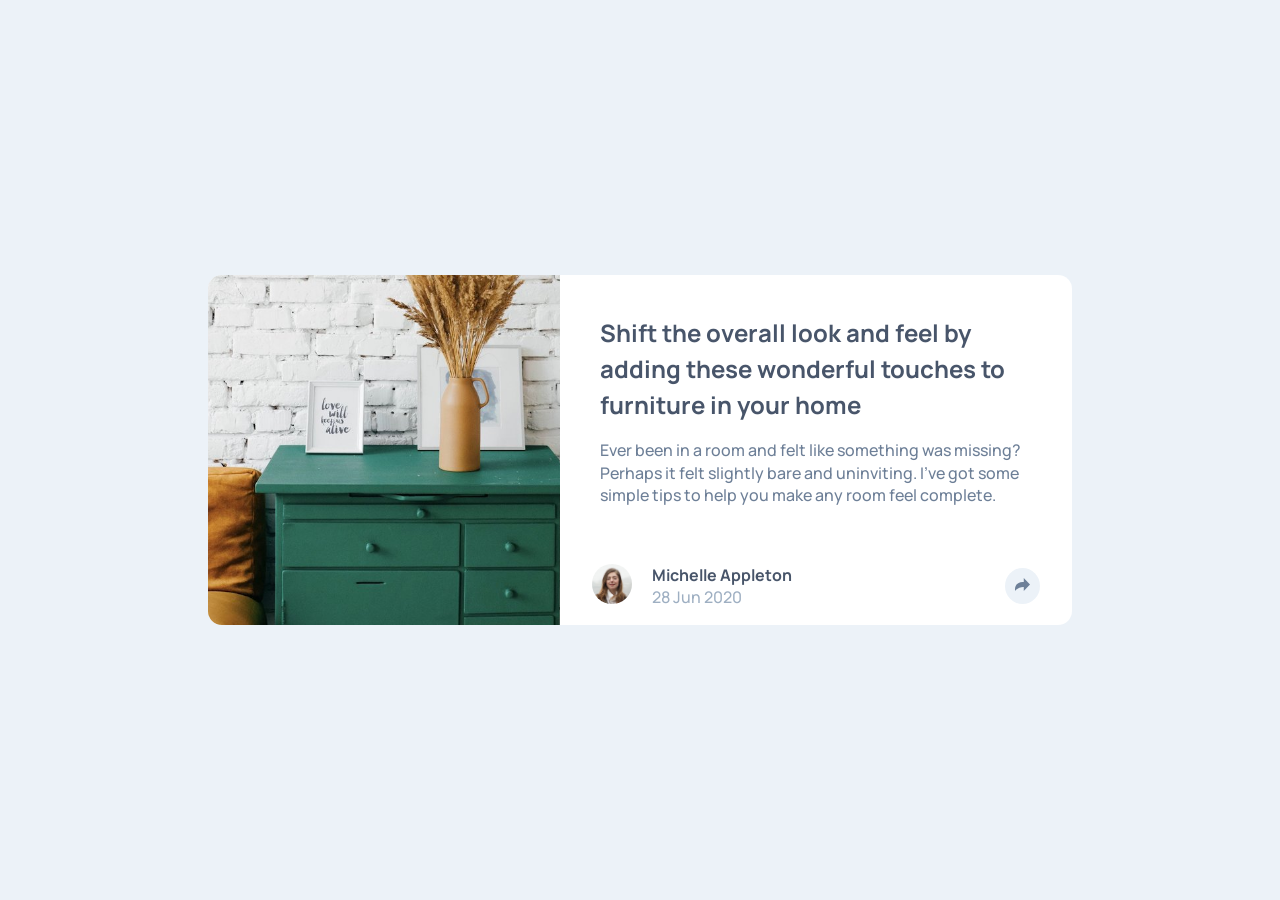
<file: article-preview-component-master/index.html>
<!doctype html>
<html lang="en">
  <head>
    <meta charset="UTF-8" />
    <meta name="viewport" content="width=device-width, initial-scale=1.0" />
    <!-- displays site properly based on user's device -->

    <link
      rel="icon"
      type="image/png"
      sizes="32x32"
      href="./images/favicon-32x32.png"
    />

    <title>Frontend Mentor | Article preview component</title>

    <link
      href="https://fonts.googleapis.com/css2?family=Manrope:wght@500;700&display=swap"
      rel="stylesheet"
    />
    <link rel="stylesheet" href="styles.css" />
    <script src="script.js" defer></script>
  </head>
  <body>
    <main>
      <article class="card">
        <img class="card__image" src="images/drawers.jpg" alt="" />
        <div class="card__body">
          <div class="card__content">
            <h1 class="card__title">
              Shift the overall look and feel by adding these wonderful touches
              to furniture in your home
            </h1>
            <p class="card__description">
              Ever been in a room and felt like something was missing? Perhaps
              it felt slightly bare and uninviting. I’ve got some simple tips to
              help you make any room feel complete.
            </p>
          </div>
          <div class="card__author">
            <div class="card__author-info">
              <img
                class="card__author-avatar"
                src="images/avatar-michelle.jpg"
                alt=""
              />
              <div class="card__meta">
                <p class="card__author-name">Michelle Appleton</p>
                <time datetime="2020-06-28" class="card__publish-date"
                  >28 Jun 2020</time
                >
              </div>
            </div>
            <div class="card__share-panel">
              <span class="card__share-label">share</span>
              <ul class="card__share-links">
                <li class="card__share-link">
                  <a href="#" aria-label="Share on Facebook">
                    <img
                      class="card__social-media-icon"
                      src="images/icon-facebook.svg"
                      alt=""
                    />
                  </a>
                </li>
                <li class="card__share-link">
                  <a href="#" aria-label="Share on Twitter">
                    <img
                      class="card__social-media-icon"
                      src="images/icon-twitter.svg"
                      alt=""
                    />
                  </a>
                </li>
                <li class="card__share-link">
                  <a href="#" aria-label="Share on Pinterest">
                    <img
                      class="card__social-media-icon"
                      src="images/icon-pinterest.svg"
                      alt=""
                    />
                  </a>
                </li>
              </ul>
            </div>
            <button
              type="button"
              class="card__share-button"
              aria-label="Share"
              aria-expanded="false"
            >
              <img
                class="card__share-icon"
                src="images/icon-share.svg"
                alt=""
              />
            </button>
          </div>
        </div>
      </article>
    </main>
  </body>
</html>
</file>
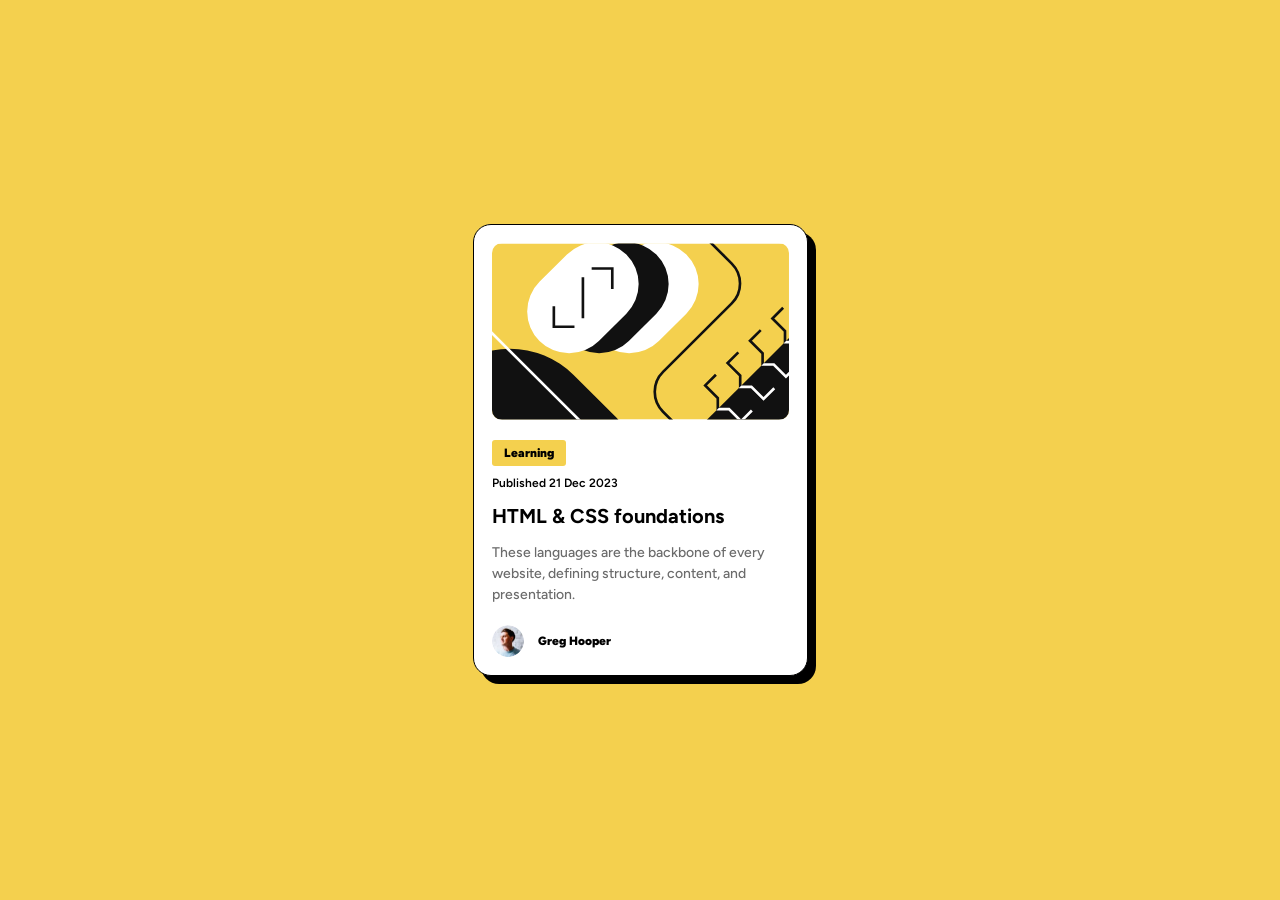
<file: blog-preview-card-main/index.html>
<!doctype html>
<html lang="en">
  <head>
    <meta charset="UTF-8" />
    <meta name="viewport" content="width=device-width, initial-scale=1.0" />
    <!-- displays site properly based on user's device -->

    <link
      rel="icon"
      type="image/png"
      sizes="32x32"
      href="./assets/images/favicon-32x32.png"
    />

    <title>Frontend Mentor | Blog preview card</title>
    <link
      href="https://fonts.googleapis.com/css2?family=Figtree:wght@500;600;800;900"
      rel="stylesheet"
    />

    <link rel="stylesheet" href="./styles.css" />
  </head>
  <body>
    <main>
      <article class="card">
      <img
        class="card__image"
        src="./assets/images/illustration-article.svg"
        alt="Blog preview card image"
      />

      <span class="card__category">Learning</span>
      <p class="card__date">Published 21 Dec 2023</p>
      <h1 class="card__title">HTML & CSS foundations</h1>
      <p class="card__description">
        These languages are the backbone of every website, defining structure,
        content, and presentation.
      </p>

      <div class="card__author">
        <img src="assets/images/image-avatar.webp" alt="author avatar" class="card__author-avatar" />
        <span class="card__author-name">Greg Hooper</span>
      </div>
      </article>
    </main>
  </body>
</html>
</file>
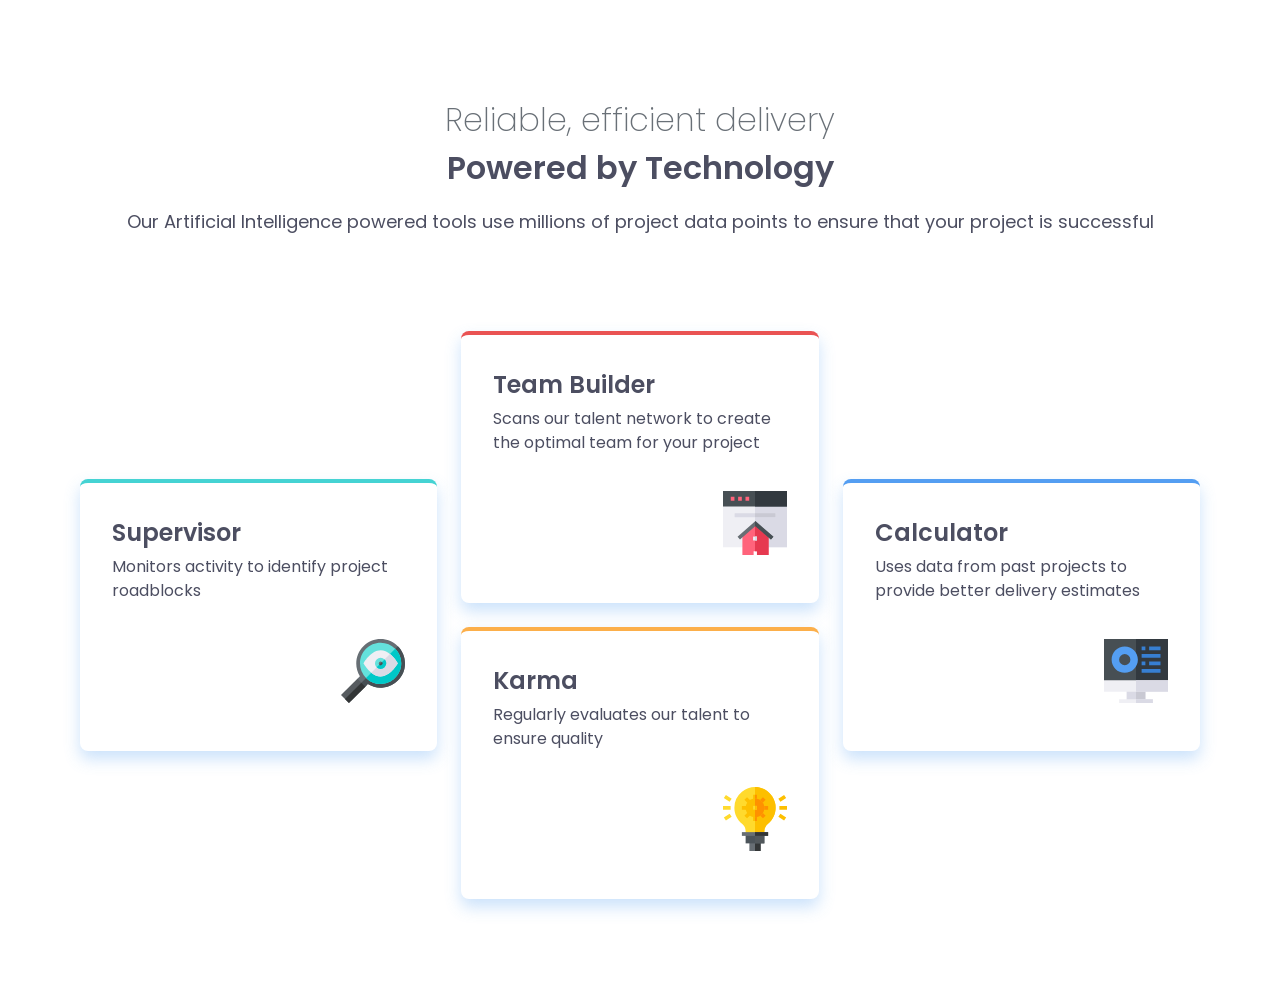
<file: four-card-feature-section-master/index.html>
<!doctype html>
<html lang="en">
  <head>
    <meta charset="UTF-8" />
    <meta name="viewport" content="width=device-width, initial-scale=1.0" />
    <!-- displays site properly based on user's device -->

    <link
      rel="icon"
      type="image/png"
      sizes="32x32"
      href="./images/favicon-32x32.png"
    />
    <link
      href="https://fonts.googleapis.com/css2?family=Poppins:ital,wght@200;400;600&display=swap"
      rel="stylesheet"
    />
    <link rel="stylesheet" href="./styles.css" />
    <title>Frontend Mentor | Four card feature section</title>
  </head>
  <body>
    <main>
      <section class="cards-section">
        <header class="cards-section__header">
          <p class="cards-section__subtitle">Reliable, efficient delivery</p>
          <h1 class="cards-section__title">Powered by Technology</h1>
          <p class="cards-section__description">
            Our Artificial Intelligence powered tools use millions of project
            data points to ensure that your project is successful
          </p>
        </header>

        <div class="cards">
          <article class="card card--supervisor">
            <h2 class="card__title">Supervisor</h2>
            <p class="card__description">
              Monitors activity to identify project roadblocks
            </p>
            <img
              class="card__icon"
              src="./images/icon-supervisor.svg"
              alt=""
              aria-hidden="true"
            />
          </article>

          <article class="card card--team-builder">
            <h2 class="card__title">Team Builder</h2>
            <p class="card__description">
              Scans our talent network to create the optimal team for your
              project
            </p>
            <img
              class="card__icon"
              src="./images/icon-team-builder.svg"
              alt=""
              aria-hidden="true"
            />
          </article>

          <article class="card card--karma">
            <h2 class="card__title">Karma</h2>
            <p class="card__description">
              Regularly evaluates our talent to ensure quality
            </p>
            <img
              class="card__icon"
              src="./images/icon-karma.svg"
              alt=""
              aria-hidden="true"
            />
          </article>

          <article class="card card--calculator">
            <h2 class="card__title">Calculator</h2>
            <p class="card__description">
              Uses data from past projects to provide better delivery estimates
            </p>
            <img
              class="card__icon"
              src="./images/icon-calculator.svg"
              alt=""
              aria-hidden="true"
            />
          </article>
        </div>
      </section>
    </main>
  </body>
</html>
</file>
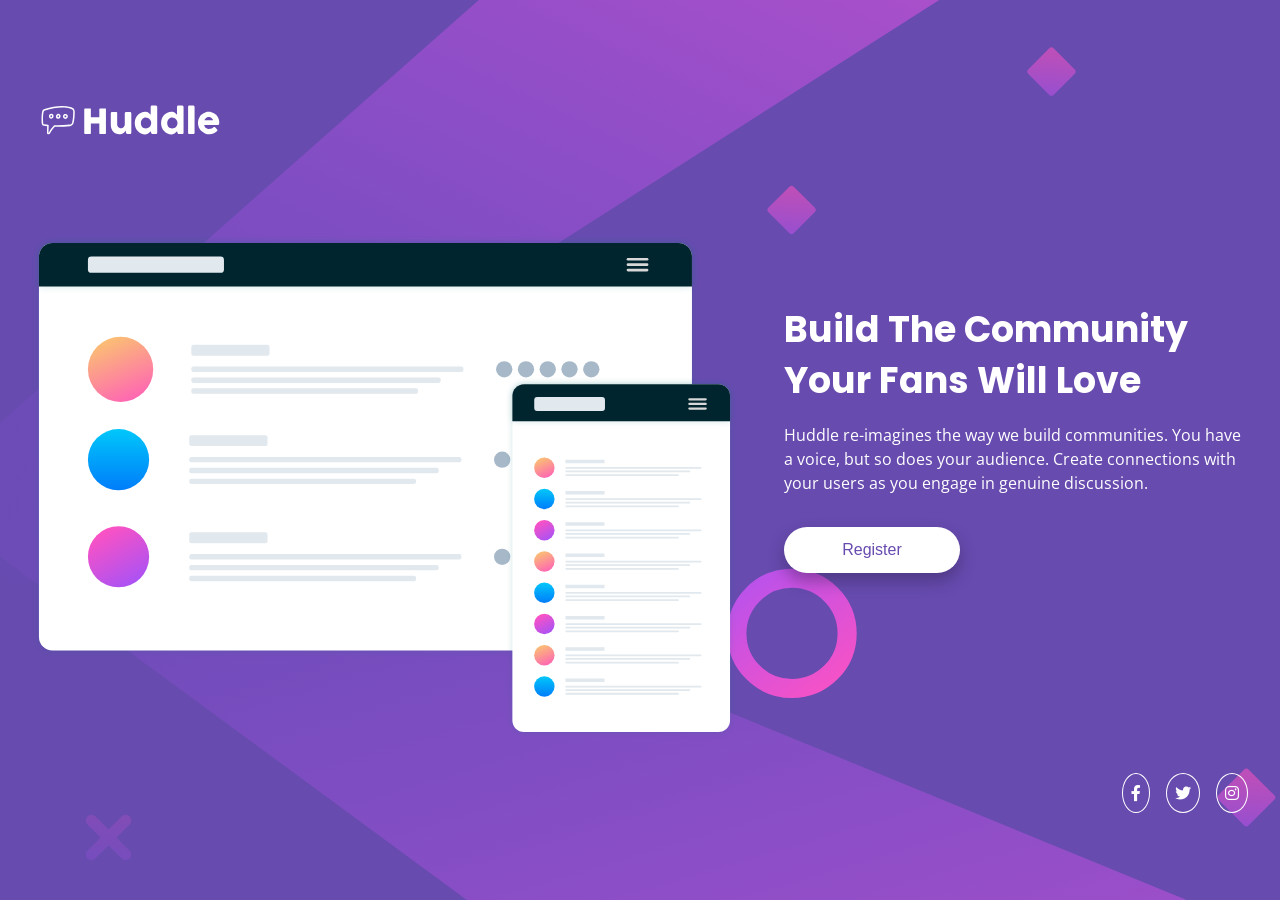
<file: huddle-landing-page-with-single-introductory-section-master/index.html>
<!doctype html>
<html lang="en">
  <head>
    <meta charset="UTF-8" />
    <meta name="viewport" content="width=device-width, initial-scale=1.0" />
    <!-- displays site properly based on user's device -->

    <link
      rel="icon"
      type="image/png"
      sizes="32x32"
      href="./images/favicon-32x32.png"
    />

    <title>
      Frontend Mentor | Huddle landing page with single introductory section
    </title>

    <link
      rel="stylesheet"
      href="https://cdnjs.cloudflare.com/ajax/libs/font-awesome/6.0.0-beta3/css/all.min.css"
    />

    <link
      href="https://fonts.googleapis.com/css2?family=Poppins:ital,wght@400;600&display=swap"
      rel="stylesheet"
    />
    <link
      href="https://fonts.googleapis.com/css2?family=Open+Sans:ital,wght@400&display=swap"
      rel="stylesheet"
    />
    <link rel="stylesheet" href="styles.css" />
  </head>
  <body>
    <main class="container">
      <img src="images/logo.svg" alt="huddle logo" class="huddle-logo" />
      <section class="hero">
        <img
          class="hero__image"
          src="images/illustration-mockups.svg"
          alt="Hero illustration"
        />
        <div class="hero__content">
          <h1 class="hero__title">Build The Community Your Fans Will Love</h1>
          <p class="hero__description">
            Huddle re-imagines the way we build communities. You have a voice,
            but so does your audience. Create connections with your users as you
            engage in genuine discussion.
          </p>
          <button class="hero__register-button" type="button">Register</button>
        </div>
      </section>

      <footer class="social-links" aria-label="Social media links">
        <ul class="social-links__list">
          <li>
            <a
              href="#"
              aria-label="Visit our Facebook page"
              class="social-link"
            >
              <i class="fab fa-facebook-f"></i>
            </a>
          </li>
          <li>
            <a href="#" aria-label="Visit our Twitter page" class="social-link">
              <i class="fab fa-twitter"></i>
            </a>
          </li>
          <li>
            <a
              href="#"
              aria-label="Visit our Instagram page"
              class="social-link"
            >
              <i class="fab fa-instagram"></i>
            </a>
          </li>
        </ul>
      </footer>
    </main>
  </body>
</html>
</file>
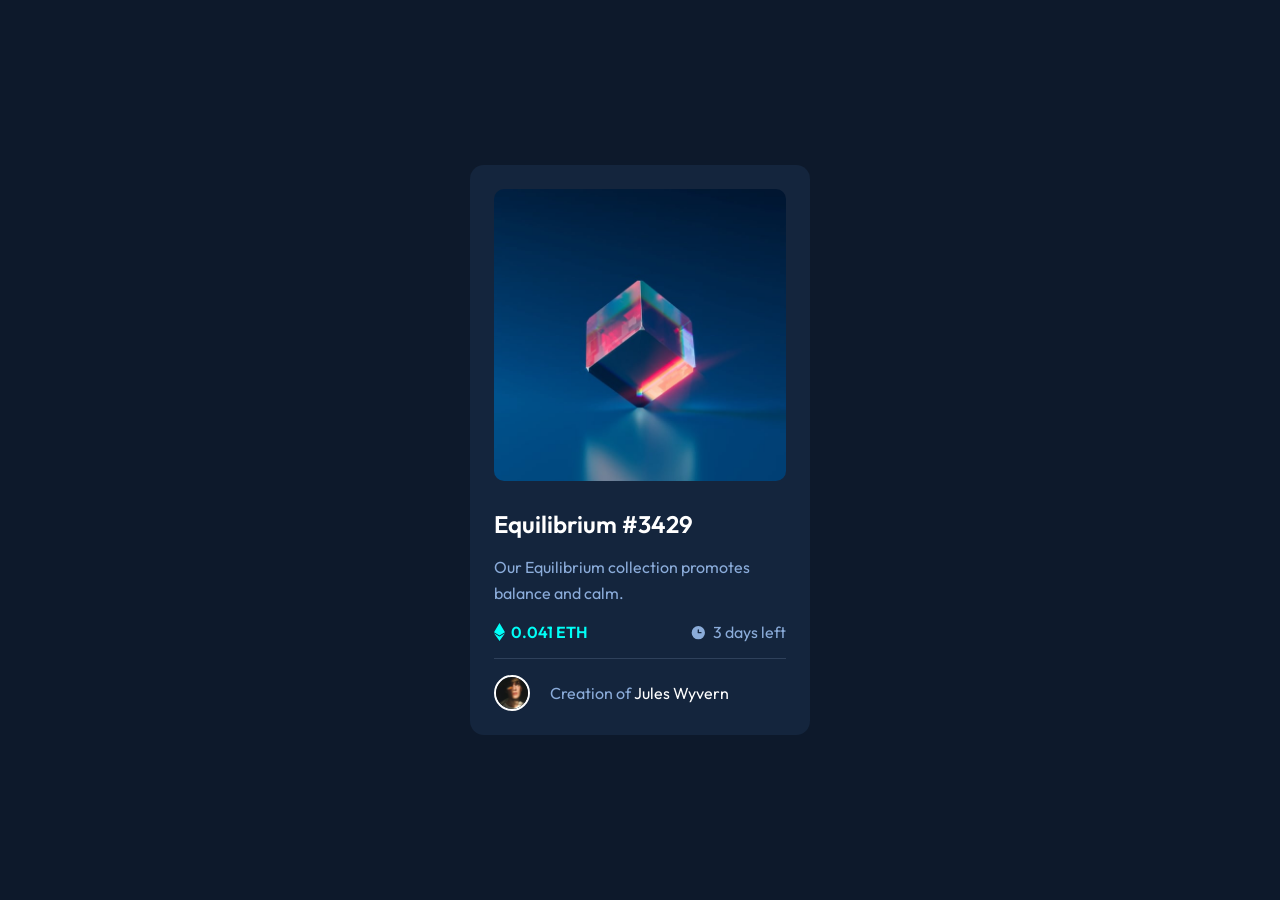
<file: nft-preview-card-component-main/index.html>
<!doctype html>
<html lang="en">
  <head>
    <meta charset="UTF-8" />
    <meta name="viewport" content="width=device-width, initial-scale=1.0" />
    <!-- displays site properly based on user's device -->
    <title>Frontend Mentor | NFT preview card component</title>

    <link
      rel="icon"
      type="image/png"
      sizes="32x32"
      href="./images/favicon-32x32.png"
    />

    <link
      href="https://fonts.googleapis.com/css2?family=Outfit:wght@300;400;600&display=swap"
      rel="stylesheet"
    />
    <link rel="stylesheet" href="styles.css" />
  </head>
  <body>
    <main>
      <h1 class="sr-only">NFT Preview Card — Equilibrium #3429</h1>
      <article class="card">
        <div class="card__image-wrapper">
          <img
            class="card__image"
            src="images/image-equilibrium.jpg"
            alt="Equilibrium image"
          />
          <div class="card__overlay" aria-hidden="true">
            <img src="images/icon-view.svg" alt="" />
          </div>
        </div>

        <div class="card__content">
          <h2 class="card__title">Equilibrium #3429</h2>
          <p class="card__description">
            Our Equilibrium collection promotes balance and calm.
          </p>
          <div class="card__stats">
            <span class="card__price">
              <img src="images/icon-ethereum.svg" alt="" aria-hidden="true" />
              0.041 ETH
            </span>
            <span class="card__deadline">
              <img src="images/icon-clock.svg" alt="" aria-hidden="true" />
              3 days left
            </span>
          </div>
          <hr class="card__divider" />
          <div class="card__author">
            <img
              class="card__author-avatar"
              src="images/image-avatar.png"
              alt="Author avatar"
            />
            <p class="card__author-info">
              Creation of <span class="card__author-name">Jules Wyvern</span>
            </p>
          </div>
        </div>
      </article>
    </main>
  </body>
</html>
</file>
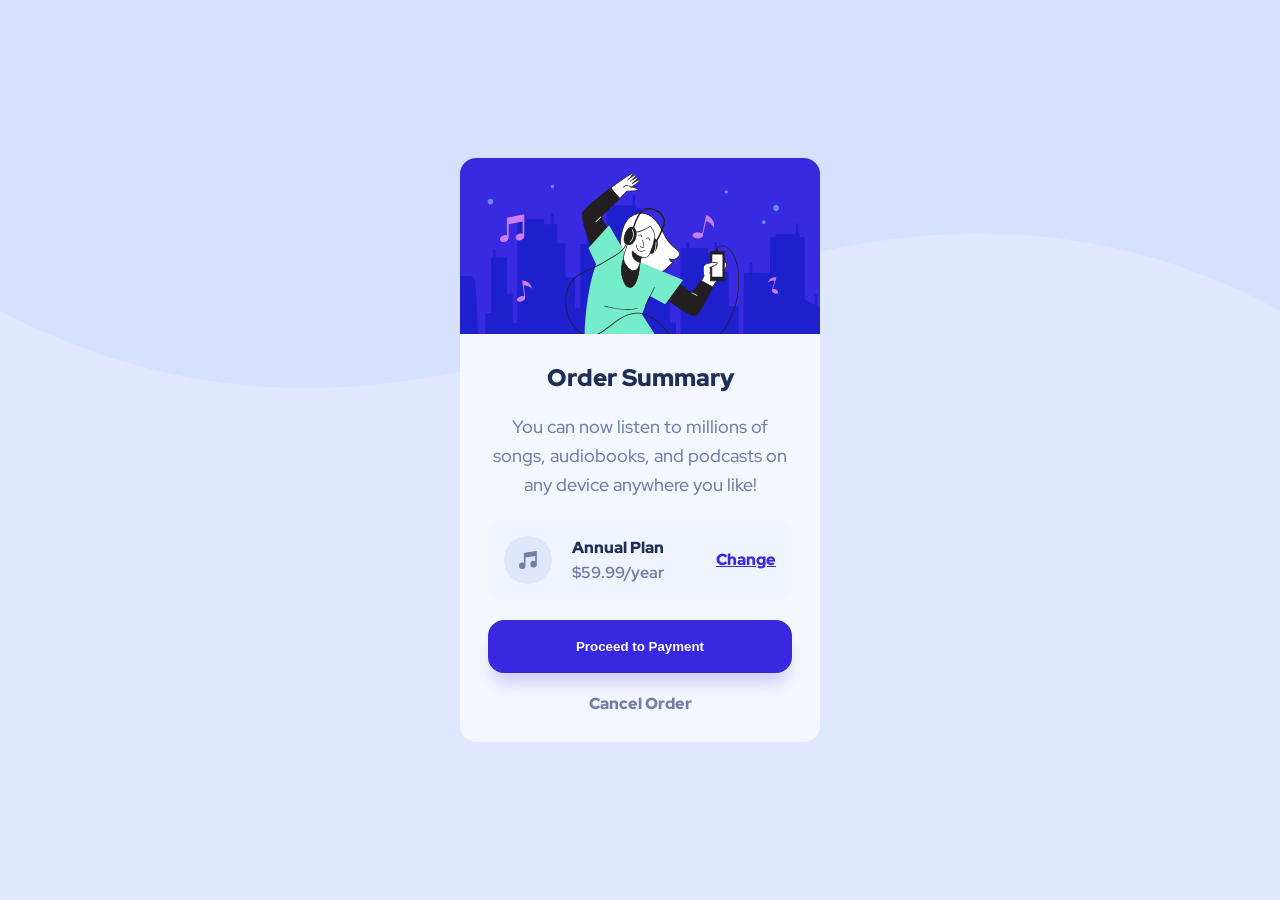
<file: order-summary-component-main/index.html>
<!doctype html>
<html lang="en">
  <head>
    <meta charset="UTF-8" />
    <meta name="viewport" content="width=device-width, initial-scale=1.0" />
    <!-- displays site properly based on user's device -->
    <title>Frontend Mentor | Order summary card</title>

    <link
      rel="icon"
      type="image/png"
      sizes="32x32"
      href="./images/favicon-32x32.png"
    />
    <link
      href="https://fonts.googleapis.com/css2?family=Red+Hat+Display:wght@500;700;900&display=swap"
      rel="stylesheet"
    />
    <link rel="stylesheet" href="styles.css" />
  </head>
  <body>
    <main>
      <h1 class="sr-only">Order summary</h1>
      <article class="card">
        <img
          class="card__image"
          src="images/illustration-hero.svg"
          alt="Person listening to music with a phone"
        />
        <div class="card__content">
          <h2 class="card__title">Order Summary</h2>
          <p class="card__description">
            You can now listen to millions of songs, audiobooks, and podcasts on
            any device anywhere you like!
          </p>
          <div class="card__plan">
            <img src="images/icon-music.svg" alt="" aria-hidden="true" />
            <div class="card__plan-details">
              <span class="card__plan-name">Annual Plan</span>
              <span class="card__plan-price">$59.99/year</span>
            </div>
            <a href="#" class="card__plan-change-link">Change</a>
          </div>
          <button type="button" class="card__payment-button">
            Proceed to Payment
          </button>
          <a href="#" class="card__cancel-link">Cancel Order</a>
        </div>
      </article>
    </main>
  </body>
</html>
</file>
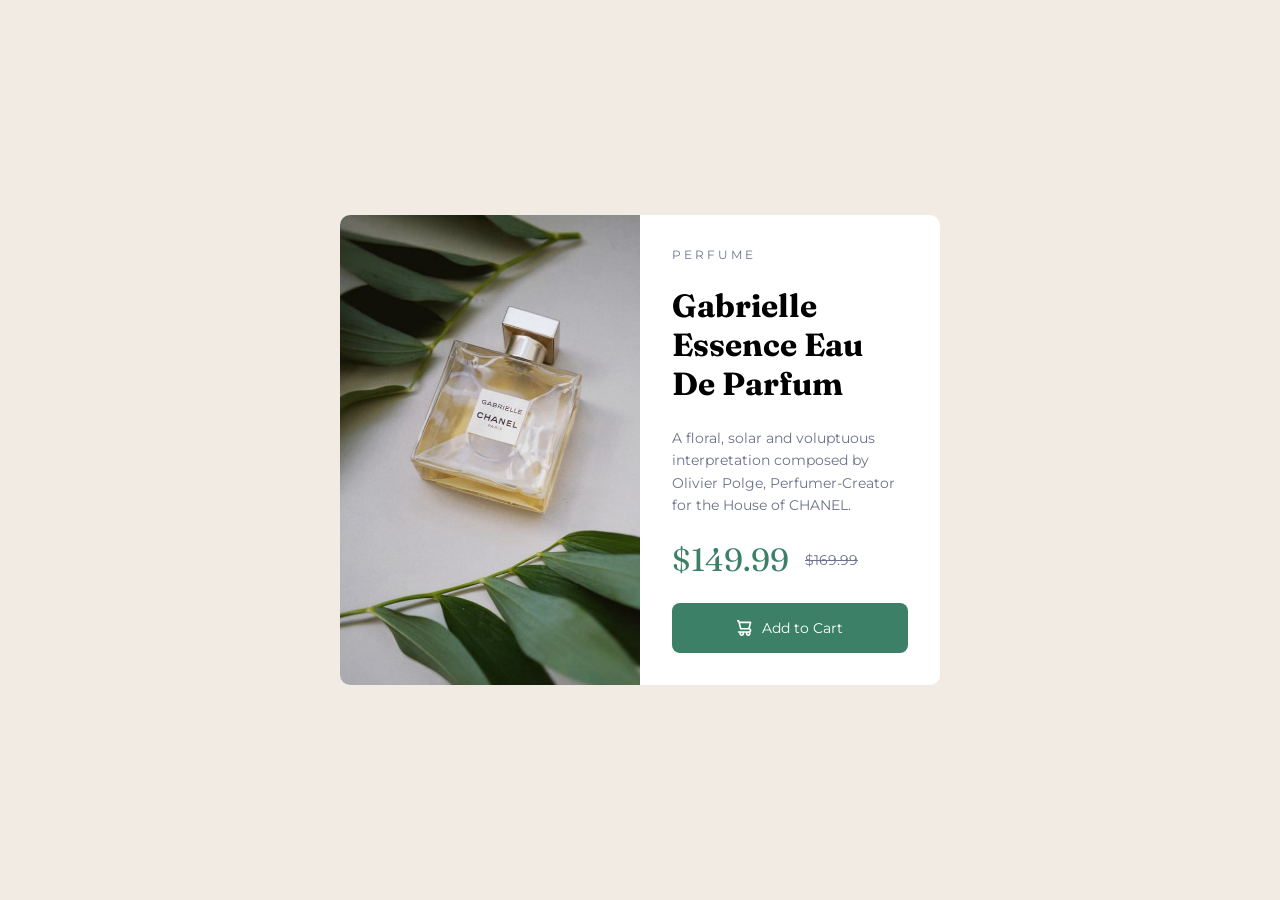
<file: product-preview-card-component-main/index.html>
<!doctype html>
<html lang="en">
  <head>
    <meta charset="UTF-8" />
    <meta name="viewport" content="width=device-width, initial-scale=1.0" />
    <!-- displays site properly based on user's device -->

    <link
      rel="icon"
      type="image/png"
      sizes="32x32"
      href="./images/favicon-32x32.png"
    />

    <title>Frontend Mentor | Product preview card component</title>

    <link
      rel="stylesheet"
      href="https://fonts.googleapis.com/css2?family=Montserrat:wght@500;700&display=swap"
    />

    <link
      rel="stylesheet"
      href="https://fonts.googleapis.com/css2?family=Fraunces:wght@700;900&display=swap"
    />

    <link rel="stylesheet" href="styles.css" />
  </head>
  <body>
    <main>
      <h1 class="sr-only">Gabrielle Essence Eau De Parfum Card</h1>

      <article class="card">
        <img
          class="card__image"
          src="./images/image-product-desktop.jpg"
          alt="Perfume bottle"
        />

        <section class="card__content">
          <span class="card__category">P E R F U M E</span>
          <h2 class="card__title">Gabrielle Essence Eau De Parfum</h2>
          <p class="card__description">
            A floral, solar and voluptuous interpretation composed by Olivier
            Polge, Perfumer-Creator for the House of CHANEL.
          </p>
          <div class="card__price">
            <span class="card__price--current">$149.99</span>
            <span class="card__price--original">$169.99</span>
          </div>
          <button type="button" class="card__button">
            <img
              class="card__button-icon"
              src="./images/icon-cart.svg"
              alt="Cart icon"
            />
            Add to Cart
          </button>
        </section>
      </article>
    </main>
  </body>
</html>
</file>
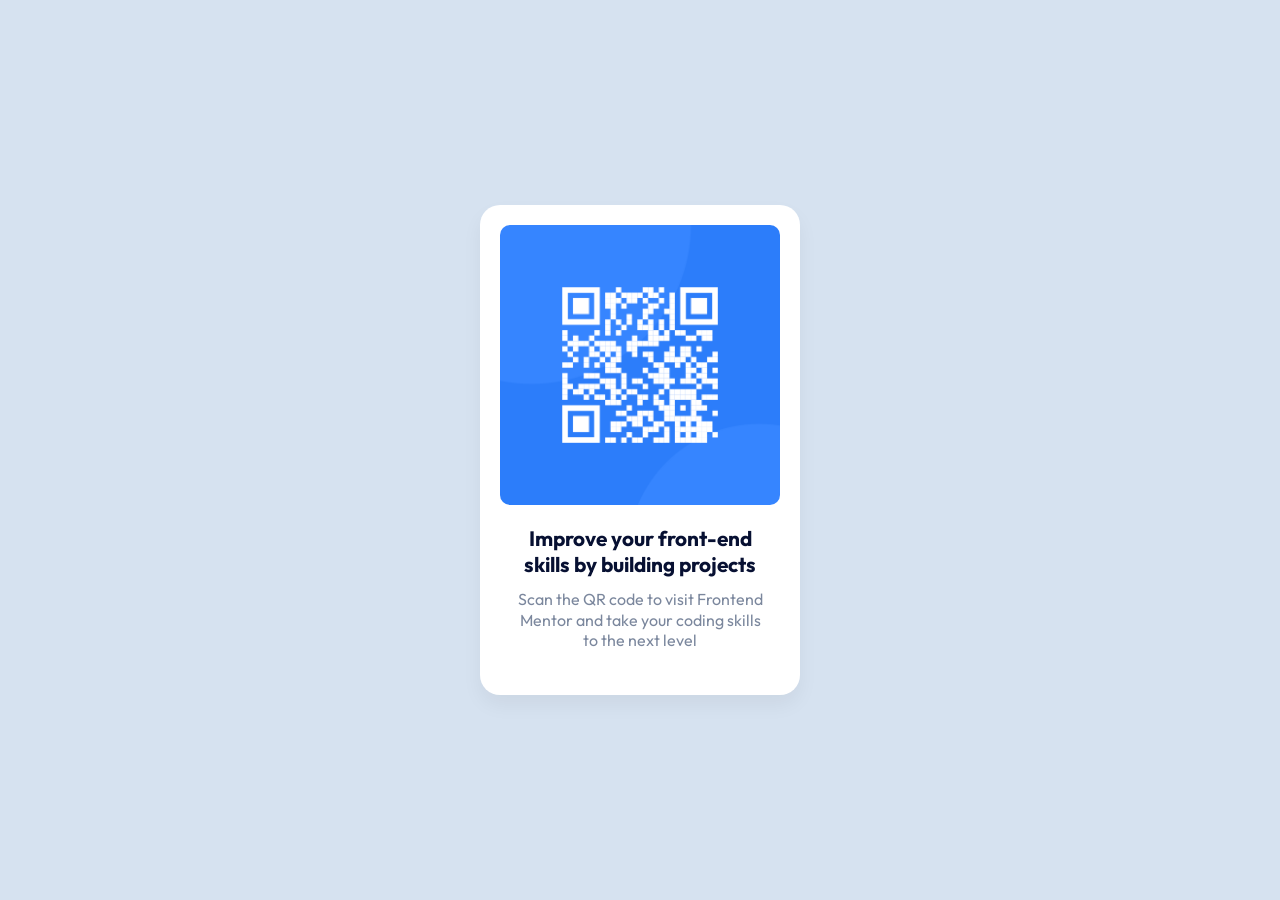
<file: qr-code-component/index.html>
<!doctype html>
<html lang="en">
  <head>
    <meta charset="UTF-8" />
    <meta name="viewport" content="width=device-width, initial-scale=1.0" />
    <!-- displays site properly based on user's device -->
    <link
      href="https://fonts.googleapis.com/css2?family=Outfit:wght@400;700&display=swap"
      rel="stylesheet"
    />
    <link rel="stylesheet" href="style.css" />

    <title>Frontend Mentor | QR code component</title>
  </head>
  <body>
    <section class="qr-component-card">
      <div class="qr-code-image">
        <img src="./images/image-qr-code.png" alt="QR Code" />
      </div>
      <div class="qr-code-content">
        <h1>Improve your front-end skills by building projects</h1>
        <p>
          Scan the QR code to visit Frontend Mentor and take your coding skills
          to the next level
        </p>
      </div>
    </section>
  </body>
</html>
</file>
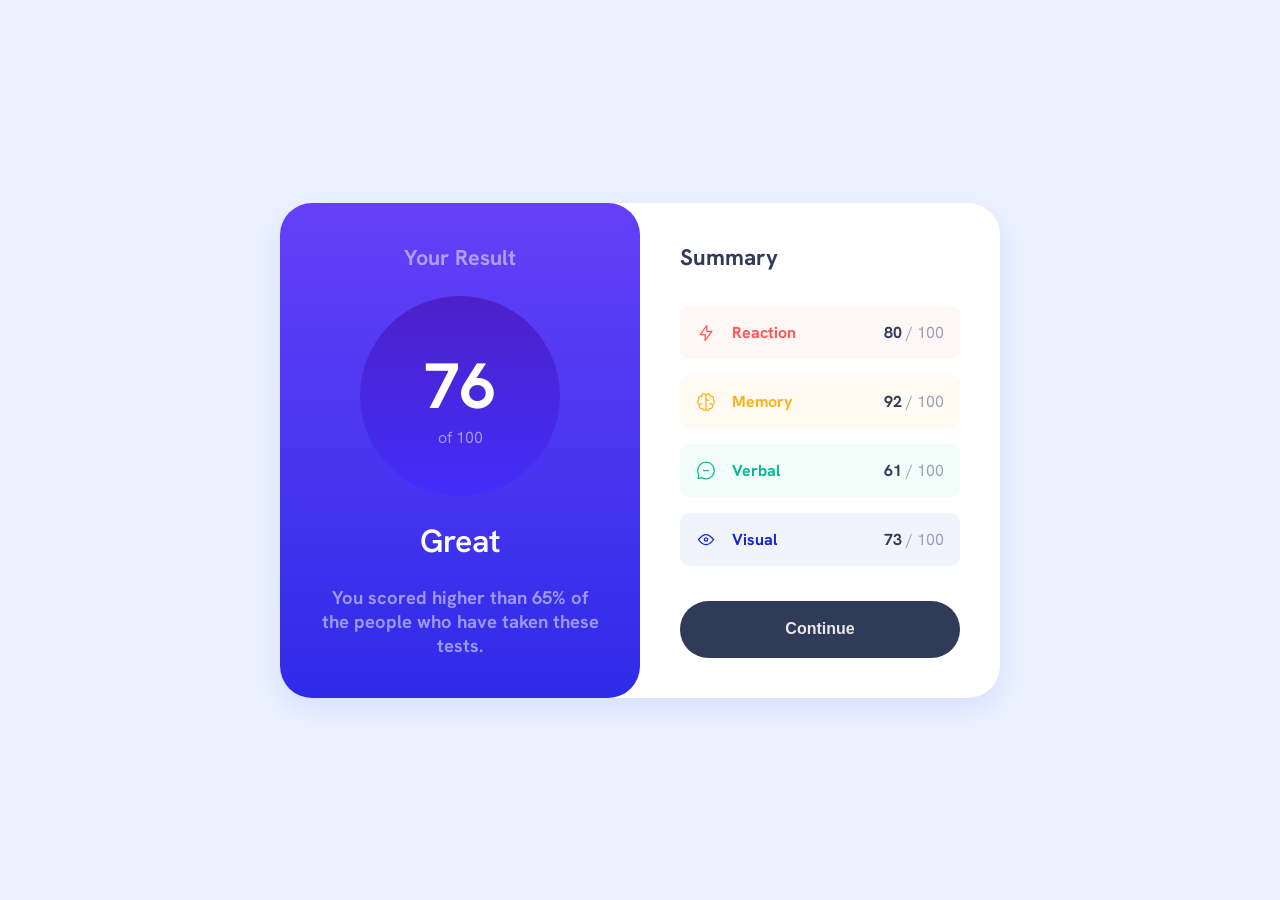
<file: results-summary-component-main/index.html>
<!doctype html>
<html lang="en">
  <head>
    <meta charset="UTF-8" />
    <meta name="viewport" content="width=device-width, initial-scale=1.0" />
    <!-- displays site properly based on user's device -->
    <link
      href="https://fonts.googleapis.com/css2?family=Hanken+Grotesk:wght@500;700;800&display=swap"
      rel="stylesheet"
    />
    <link
      rel="icon"
      type="image/png"
      sizes="32x32"
      href="./assets/images/favicon-32x32.png"
    />

    <link rel="stylesheet" href="styles.css" />

    <title>Frontend Mentor | Results summary component</title>
  </head>
  <body>
    <main class="results-card">
      <section class="results-section">
        <h2 class="results-title">Your Result</h2>
        <div class="score-circle">
          <span class="main-score">76</span>
          <span class="total-score">of 100</span>
        </div>
        <p class="grade">Great</p>
        <p class="description">
          You scored higher than 65% of the people who have taken these tests.
        </p>
      </section>

      <section class="summary-section">
        <h2 class="summary-title">Summary</h2>
        <div class="summary-items">
          <div class="summary-item-reaction">
            <img
              src="./assets/images/icon-reaction.svg"
              alt="reaction icon"
              class="summary-icon"
            />

            <span class="category">Reaction</span>
            <span class="score"
              ><span class="current-score">80</span> / 100</span
            >
          </div>
          <div class="summary-item-memory">
            <img
              src="./assets/images/icon-memory.svg"
              alt="memory icon"
              class="summary-icon"
            />

            <span class="category">Memory</span>
            <span class="score"
              ><span class="current-score">92</span> / 100</span
            >
          </div>

          <div class="summary-item-verbal">
            <img
              src="./assets/images/icon-verbal.svg"
              alt="verbal icon"
              class="summary-icon"
            />

            <span class="category">Verbal</span>
            <span class="score"
              ><span class="current-score">61</span> / 100</span
            >
          </div>

          <div class="summary-item-visual">
            <img
              src="./assets/images/icon-visual.svg"
              alt="visual icon"
              class="summary-icon"
            />

            <span class="category">Visual</span>
            <span class="score"
              ><span class="current-score">73</span> / 100</span
            >
          </div>
        </div>

        <button class="continue-btn">Continue</button>
      </section>
    </main>
  </body>
</html>
</file>
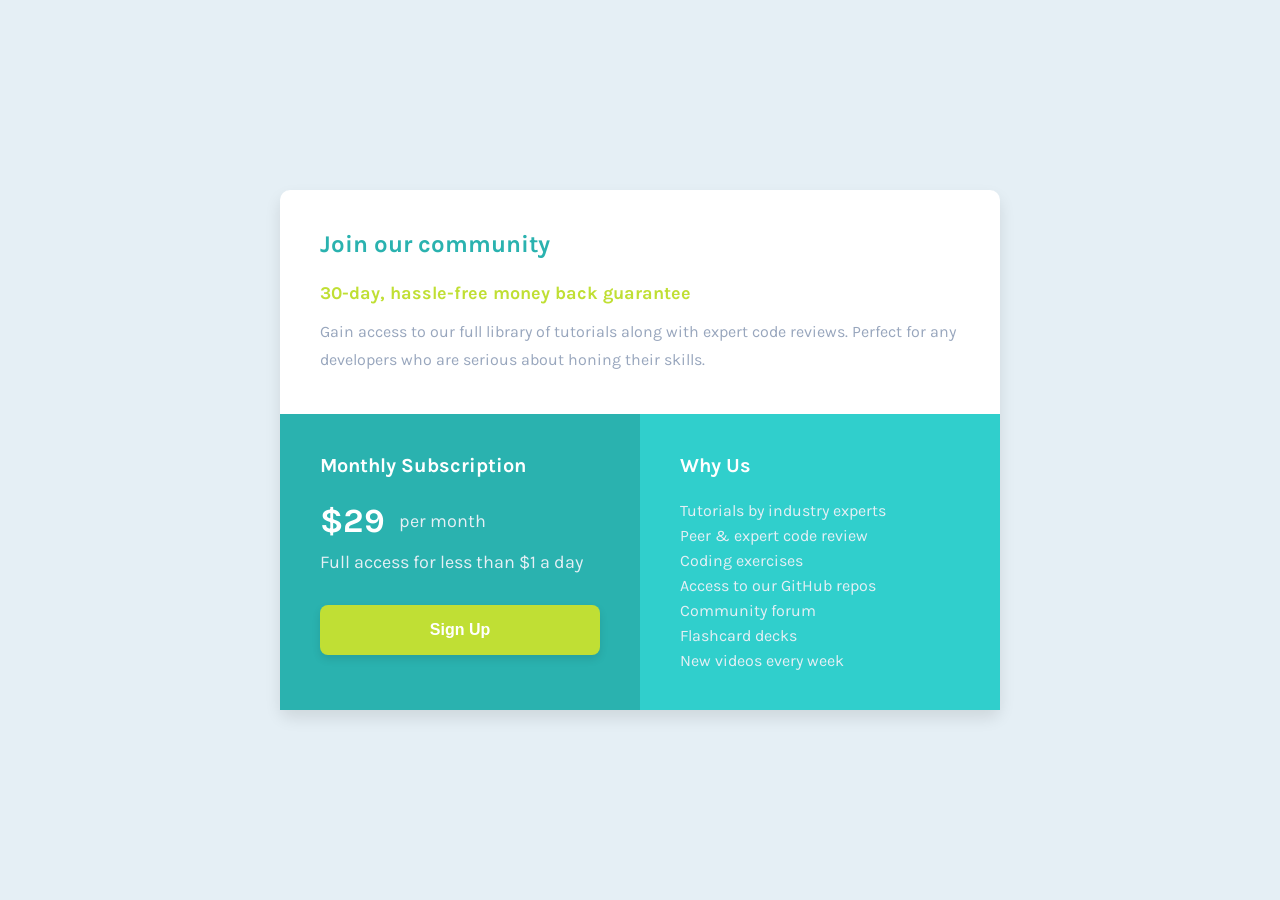
<file: single-price-grid-component-master/index.html>
<!doctype html>
<html lang="en">
  <head>
    <meta charset="UTF-8" />
    <meta name="viewport" content="width=device-width, initial-scale=1.0" />
    <!-- displays site properly based on user's device -->

    <link
      rel="icon"
      type="image/png"
      sizes="32x32"
      href="./images/favicon-32x32.png"
    />

    <title>Frontend Mentor | Single Price Grid Component</title>

    <link
      href="https://fonts.googleapis.com/css2?family=Karla:wght@400;700&display=swap"
      rel="stylesheet"
    />

    <link rel="stylesheet" href="styles.css" />
  </head>
  <body>
    <main>
      <h1 class="sr-only">Price card</h1>

      <article class="card">
        <section class="card__header">
          <h2 class="card__title">Join our community</h2>
          <p class="card__subtitle">30-day, hassle-free money back guarantee</p>
          <p class="card__description">
            Gain access to our full library of tutorials along with expert code
            reviews. Perfect for any developers who are serious about honing
            their skills.
          </p>
        </section>
        <section class="card__subscription">
          <h3 class="card__subscription-header">Monthly Subscription</h3>
          <div class="card__price">
            <span class="card__price-amount">$29</span>
            <span class="card__price-description">per month</span>
          </div>
          <p class="card__price-details">Full access for less than $1 a day</p>
          <button
            class="card__button"
            type="button"
            aria-label="Sign up for monthly subscription"
          >
            Sign Up
          </button>
        </section>
        <section class="card__why-us">
          <h3 class="card__why-us-title">Why Us</h3>
          <ul class="card__why-us-list">
            <li class="card__why-us-item">Tutorials by industry experts</li>
            <li class="card__why-us-item">Peer &amp; expert code review</li>
            <li class="card__why-us-item">Coding exercises</li>
            <li class="card__why-us-item">Access to our GitHub repos</li>
            <li class="card__why-us-item">Community forum</li>
            <li class="card__why-us-item">Flashcard decks</li>
            <li class="card__why-us-item">New videos every week</li>
          </ul>
        </section>
      </article>
    </main>
  </body>
</html>
</file>
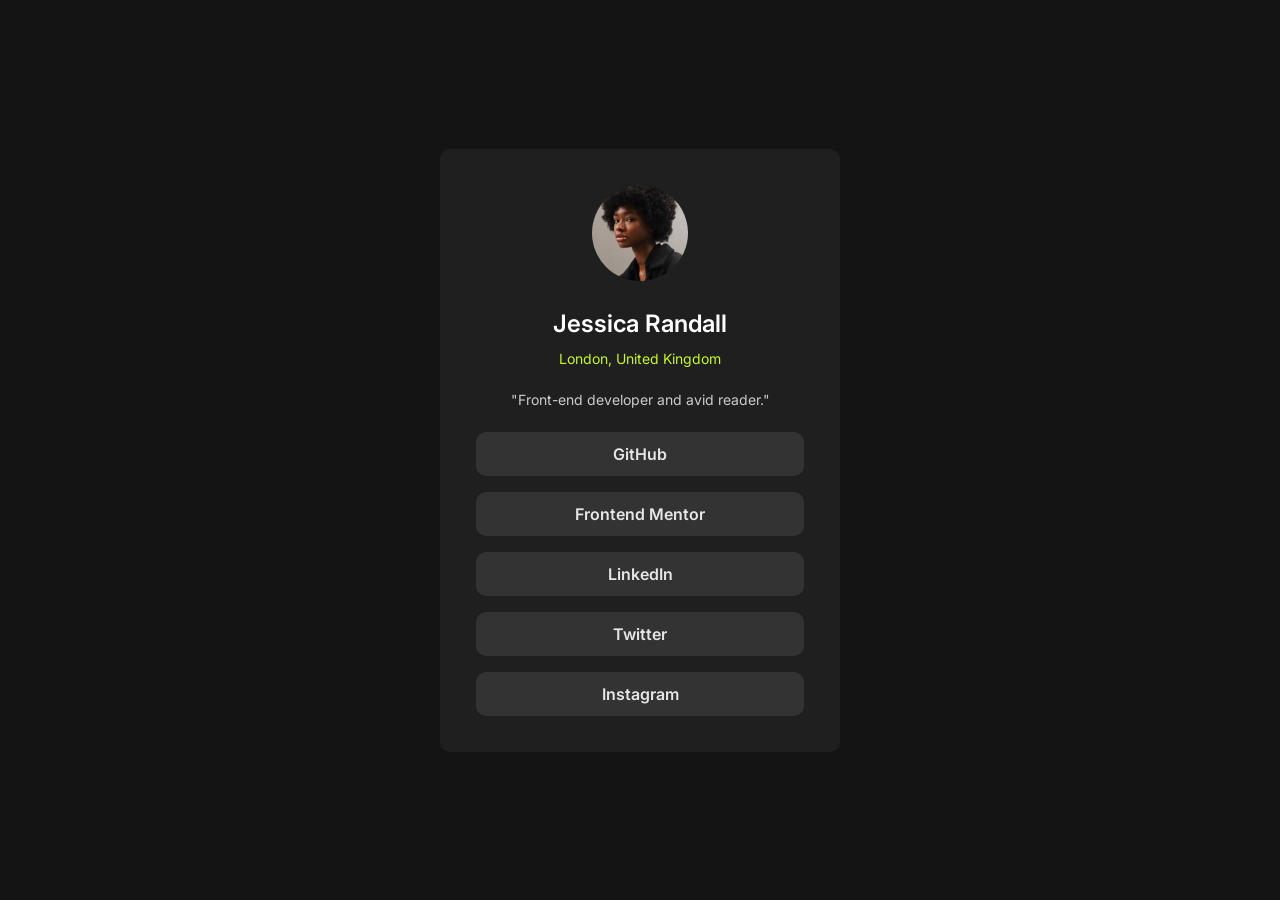
<file: social-links-profile-main/index.html>
<!doctype html>
<html lang="en">
  <head>
    <meta charset="UTF-8" />
    <meta name="viewport" content="width=device-width, initial-scale=1.0" />
    <!-- displays site properly based on user's device -->

    <link
      rel="icon"
      type="image/png"
      sizes="32x32"
      href="./assets/images/favicon-32x32.png"
    />

    <title>Frontend Mentor | Social links profile</title>
    <link
      rel="stylesheet"
      href="https://fonts.googleapis.com/css2?family=Inter:wght@400;600;700&display=swap"
    />
    <link rel="stylesheet" href="styles.css" />
  </head>
  <body>
    <main>
      <h1 class="sr-only">Jessica Randall — Social Links Profile</h1>

      <article class="profile-card">
        <img
          src="assets/images/avatar-jessica.jpeg"
          alt="Jessica Randall"
          class="profile-card__avatar"
        />
        <h2 class="profile-card__name">Jessica Randall</h2>
        <p class="profile-card__location">London, United Kingdom</p>
        <p class="profile-card__description">
          "Front-end developer and avid reader."
        </p>
        <ul class="profile-card__social-links">
          <li>
            <a href="#" class="profile-card__social-link">GitHub</a>
          </li>
          <li>
            <a href="#" class="profile-card__social-link">Frontend Mentor</a>
          </li>
          <li>
            <a href="#" class="profile-card__social-link">LinkedIn</a>
          </li>
          <li>
            <a href="#" class="profile-card__social-link">Twitter</a>
          </li>
          <li>
            <a href="#" class="profile-card__social-link">Instagram</a>
          </li>
        </ul>
      </article>
    </main>
  </body>
</html>
</file>
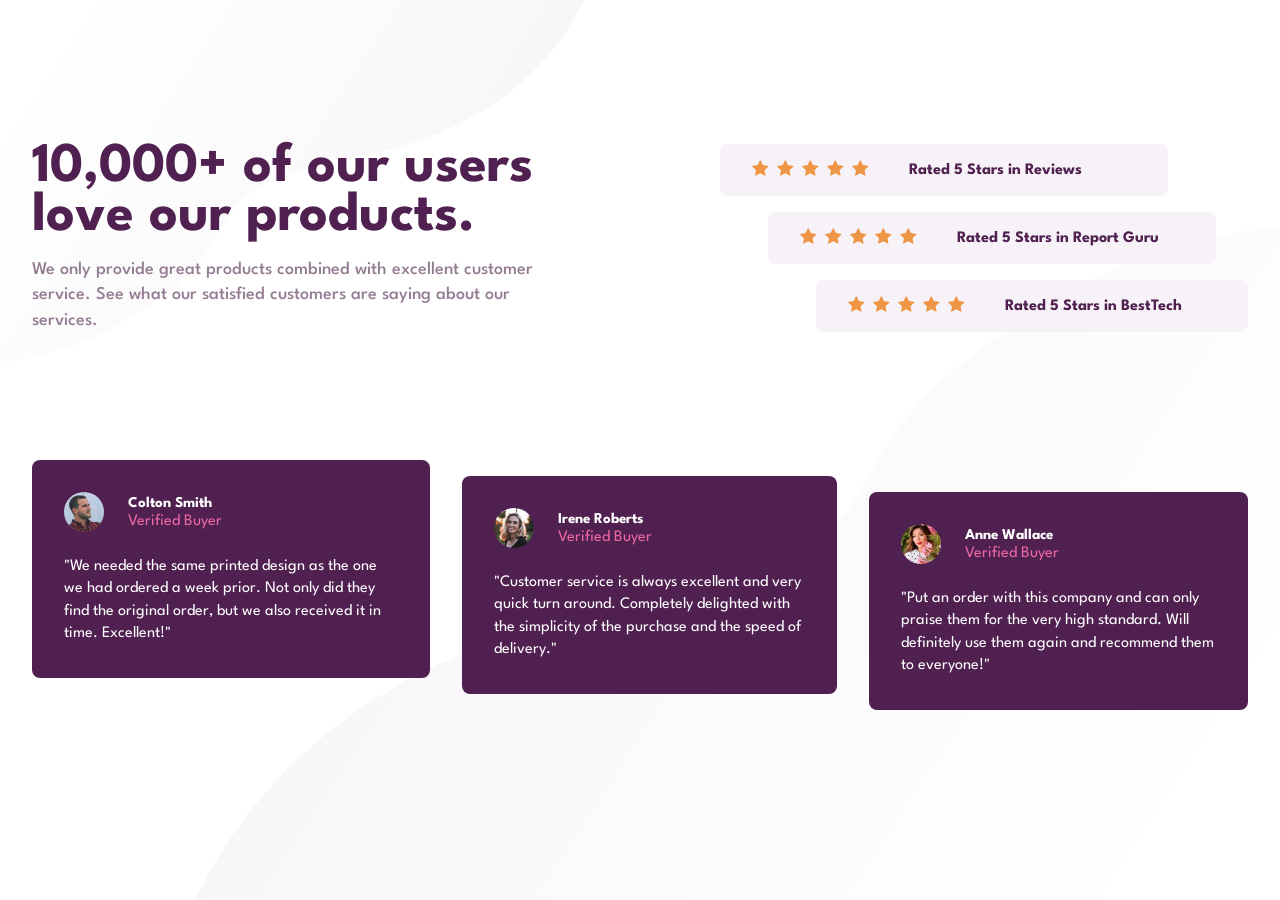
<file: social-proof-section-master/index.html>
<!doctype html>
<html lang="en">
  <head>
    <meta charset="UTF-8" />
    <meta name="viewport" content="width=device-width, initial-scale=1.0" />

    <link
      rel="icon"
      type="image/png"
      sizes="32x32"
      href="./images/favicon-32x32.png"
    />
    <link
      href="https://fonts.googleapis.com/css2?family=League+Spartan:wght@400;500;700&display=swap"
      rel="stylesheet"
    />
    <link rel="stylesheet" href="./styles.css" />
    <title>Frontend Mentor | Social proof section</title>
  </head>
  <body>
    <main class="container">
      <section class="hero">
        <h1 class="hero__title">10,000+ of our users love our products.</h1>
        <p class="hero__description">
          We only provide great products combined with excellent customer
          service. See what our satisfied customers are saying about our
          services.
        </p>
      </section>

      <section class="ratings" aria-label="Star ratings">
        <div class="rating">
          <ul class="rating__stars" aria-hidden="true">
            <li><img src="./images/icon-star.svg" alt="" /></li>
            <li><img src="./images/icon-star.svg" alt="" /></li>
            <li><img src="./images/icon-star.svg" alt="" /></li>
            <li><img src="./images/icon-star.svg" alt="" /></li>
            <li><img src="./images/icon-star.svg" alt="" /></li>
          </ul>
          <span class="rating__label">Rated 5 Stars in Reviews</span>
        </div>

        <div class="rating">
          <ul class="rating__stars" aria-hidden="true">
            <li><img src="./images/icon-star.svg" alt="" /></li>
            <li><img src="./images/icon-star.svg" alt="" /></li>
            <li><img src="./images/icon-star.svg" alt="" /></li>
            <li><img src="./images/icon-star.svg" alt="" /></li>
            <li><img src="./images/icon-star.svg" alt="" /></li>
          </ul>
          <span class="rating__label">Rated 5 Stars in Report Guru</span>
        </div>

        <div class="rating">
          <ul class="rating__stars" aria-hidden="true">
            <li><img src="./images/icon-star.svg" alt="" /></li>
            <li><img src="./images/icon-star.svg" alt="" /></li>
            <li><img src="./images/icon-star.svg" alt="" /></li>
            <li><img src="./images/icon-star.svg" alt="" /></li>
            <li><img src="./images/icon-star.svg" alt="" /></li>
          </ul>
          <span class="rating__label">Rated 5 Stars in BestTech</span>
        </div>
      </section>

      <section class="testimonials" aria-label="Customer testimonials">
        <article class="testimonial">
          <div class="testimonial__author">
            <img
              class="testimonial__avatar"
              src="./images/image-colton.jpg"
              alt="Colton Smith"
            />
            <div class="testimonial__info">
              <span class="testimonial__name">Colton Smith</span>
              <span class="testimonial__status">Verified Buyer</span>
            </div>
          </div>
          <blockquote class="testimonial__quote">
            "We needed the same printed design as the one we had ordered a week
            prior. Not only did they find the original order, but we also
            received it in time. Excellent!"
          </blockquote>
        </article>

        <article class="testimonial">
          <div class="testimonial__author">
            <img
              class="testimonial__avatar"
              src="./images/image-irene.jpg"
              alt="Irene Roberts"
            />
            <div class="testimonial__info">
              <span class="testimonial__name">Irene Roberts</span>
              <span class="testimonial__status">Verified Buyer</span>
            </div>
          </div>
          <blockquote class="testimonial__quote">
            "Customer service is always excellent and very quick turn around.
            Completely delighted with the simplicity of the purchase and the
            speed of delivery."
          </blockquote>
        </article>

        <article class="testimonial">
          <div class="testimonial__author">
            <img
              class="testimonial__avatar"
              src="./images/image-anne.jpg"
              alt="Anne Wallace"
            />
            <div class="testimonial__info">
              <span class="testimonial__name">Anne Wallace</span>
              <span class="testimonial__status">Verified Buyer</span>
            </div>
          </div>
          <blockquote class="testimonial__quote">
            "Put an order with this company and can only praise them for the
            very high standard. Will definitely use them again and recommend
            them to everyone!"
          </blockquote>
        </article>
      </section>
    </main>
  </body>
</html>
</file>
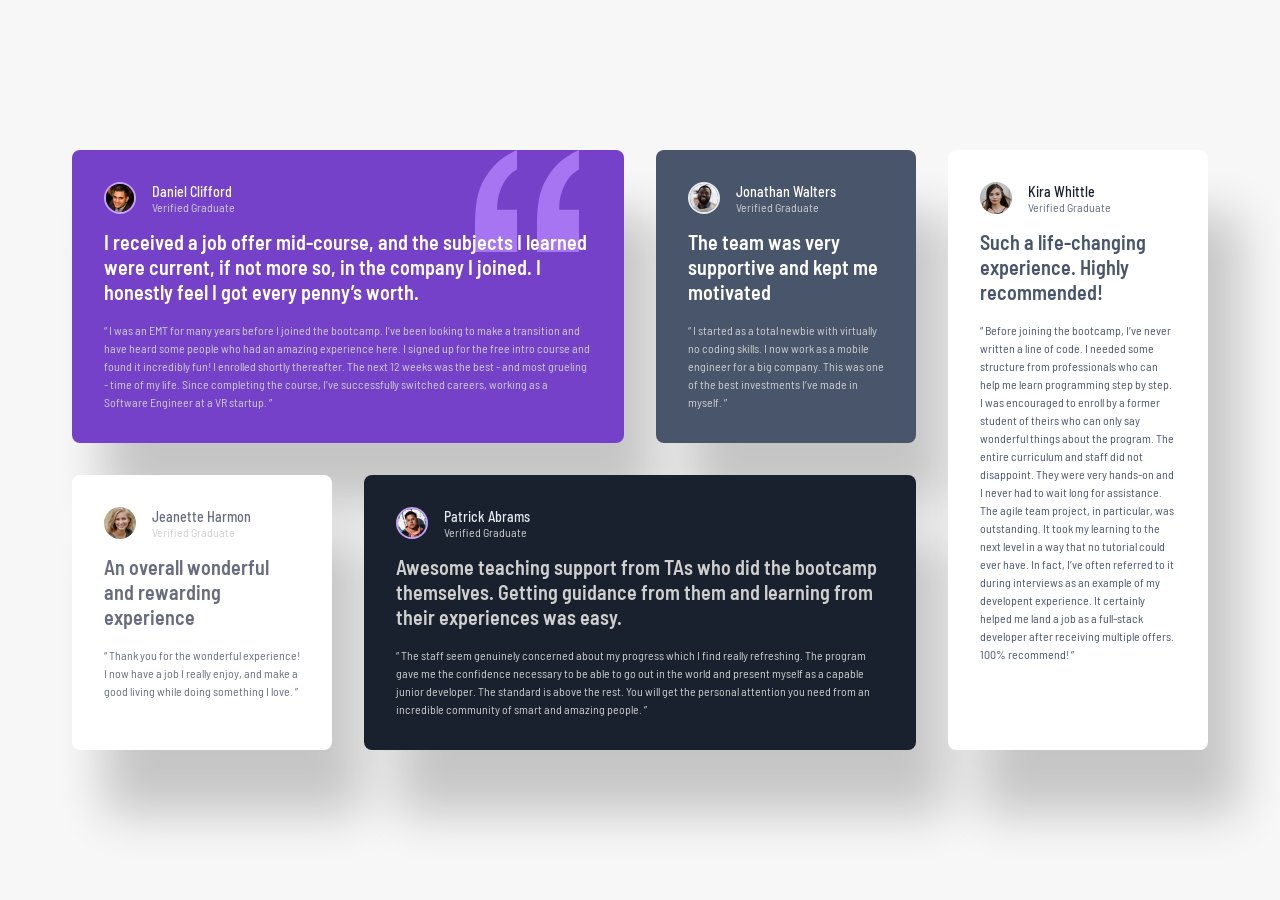
<file: testimonials-grid-section-main/index.html>
<!doctype html>
<html lang="en">
  <head>
    <meta charset="UTF-8" />
    <meta name="viewport" content="width=device-width, initial-scale=1.0" />
    <!-- displays site properly based on user's device -->

    <link
      rel="icon"
      type="image/png"
      sizes="32x32"
      href="./images/favicon-32x32.png"
    />

    <title>Frontend Mentor | Testimonials grid section</title>
    <link
      href="https://fonts.googleapis.com/css2?family=Barlow+Semi+Condensed:wght@500;600&display=swap"
      rel="stylesheet"
    />
    <link rel="stylesheet" href="styles.css" />
  </head>
  <body>
    <main>
      <h1 class="sr-only">Testimonials</h1>

      <!-- grid container -->
      <ul class="testimonials">
        <li class="testimonial">
          <figure>
            <figcaption class="testimonial__author">
              <img
                class="testimonial__avatar"
                src="images/image-daniel.jpg"
                alt=""
              />
              <div class="author-wrapper">
                <p class="testimonial__name">Daniel Clifford</p>
                <p class="testimonial__status">Verified Graduate</p>
              </div>
            </figcaption>

            <blockquote class="testimonial__quote">
              <p class="testimonial__headline">
                I received a job offer mid-course, and the subjects I learned
                were current, if not more so, in the company I joined. I
                honestly feel I got every penny’s worth.
              </p>
              <p class="testimonial__body">
                “ I was an EMT for many years before I joined the bootcamp. I’ve
                been looking to make a transition and have heard some people who
                had an amazing experience here. I signed up for the free intro
                course and found it incredibly fun! I enrolled shortly
                thereafter. The next 12 weeks was the best - and most grueling -
                time of my life. Since completing the course, I’ve successfully
                switched careers, working as a Software Engineer at a VR
                startup. ”
              </p>
            </blockquote>
          </figure>
        </li>

        <li class="testimonial">
          <figure>
            <figcaption class="testimonial__author">
              <img
                class="testimonial__avatar"
                src="images/image-jonathan.jpg"
                alt=""
              />
              <div class="author-wrapper">
                <p class="testimonial__name">Jonathan Walters</p>
                <p class="testimonial__status">Verified Graduate</p>
              </div>
            </figcaption>

            <blockquote class="testimonial__quote">
              <p class="testimonial__headline">
                The team was very supportive and kept me motivated
              </p>
              <p class="testimonial__body">
                “ I started as a total newbie with virtually no coding skills. I
                now work as a mobile engineer for a big company. This was one of
                the best investments I’ve made in myself. ”
              </p>
            </blockquote>
          </figure>
        </li>

        <li class="testimonial">
          <figure>
            <figcaption class="testimonial__author">
              <img
                class="testimonial__avatar"
                src="images/image-jeanette.jpg"
                alt=""
              />
              <div class="author-wrapper">
                <p class="testimonial__name">Jeanette Harmon</p>
                <p class="testimonial__status">Verified Graduate</p>
              </div>
            </figcaption>

            <blockquote class="testimonial__quote">
              <p class="testimonial__headline">
                An overall wonderful and rewarding experience
              </p>
              <p class="testimonial__body">
                “ Thank you for the wonderful experience! I now have a job I
                really enjoy, and make a good living while doing something I
                love. ”
              </p>
            </blockquote>
          </figure>
        </li>

        <li class="testimonial">
          <figure>
            <figcaption class="testimonial__author">
              <img
                class="testimonial__avatar"
                src="images/image-patrick.jpg"
                alt=""
              />
              <div class="author-wrapper">
                <p class="testimonial__name">Patrick Abrams</p>
                <p class="testimonial__status">Verified Graduate</p>
              </div>
            </figcaption>

            <blockquote class="testimonial__quote">
              <p class="testimonial__headline">
                Awesome teaching support from TAs who did the bootcamp
                themselves. Getting guidance from them and learning from their
                experiences was easy.
              </p>
              <p class="testimonial__body">
                “ The staff seem genuinely concerned about my progress which I
                find really refreshing. The program gave me the confidence
                necessary to be able to go out in the world and present myself
                as a capable junior developer. The standard is above the rest.
                You will get the personal attention you need from an incredible
                community of smart and amazing people. ”
              </p>
            </blockquote>
          </figure>
        </li>

        <li class="testimonial">
          <figure>
            <figcaption class="testimonial__author">
              <img
                class="testimonial__avatar"
                src="images/image-kira.jpg"
                alt=""
              />
              <div class="author-wrapper">
                <p class="testimonial__name">Kira Whittle</p>
                <p class="testimonial__status">Verified Graduate</p>
              </div>
            </figcaption>

            <blockquote class="testimonial__quote">
              <p class="testimonial__headline">
                Such a life-changing experience. Highly recommended!
              </p>
              <p class="testimonial__body">
                “ Before joining the bootcamp, I’ve never written a line of
                code. I needed some structure from professionals who can help me
                learn programming step by step. I was encouraged to enroll by a
                former student of theirs who can only say wonderful things about
                the program. The entire curriculum and staff did not disappoint.
                They were very hands-on and I never had to wait long for
                assistance. The agile team project, in particular, was
                outstanding. It took my learning to the next level in a way that
                no tutorial could ever have. In fact, I’ve often referred to it
                during interviews as an example of my developent experience. It
                certainly helped me land a job as a full-stack developer after
                receiving multiple offers. 100% recommend! ”
              </p>
            </blockquote>
          </figure>
        </li>
      </ul>
    </main>
  </body>
</html>
</file>
<file: article-preview-component-master/styles.css>
:root {
  --very-dark-grayish-blue: hsl(217, 19%, 35%);
  --desaturated-dark-blue: hsl(214, 17%, 51%);
  --grayish-blue: hsl(212, 23%, 69%);
  --light-grayish-blue: hsl(210, 46%, 95%);
}

* {
  box-sizing: border-box;
  margin: 0;
  padding: 0;
}

/* ============================================
   MOBILE FIRST 
   ============================================ */

body {
  background-color: var(--light-grayish-blue);
  font-family: Manrope, sans-serif;
  font-weight: 500;
  display: flex;
  align-items: center;
  justify-content: center;
  min-height: 100dvh;
  padding: 0 1rem;
}

.card {
  max-width: 24rem;
  background-color: white;
  display: flex;
  flex-direction: column;
  border-radius: 0.875rem;
}

.card__image {
  width: 100%;
  height: auto;
  max-height: 14rem;
  object-fit: cover;
  display: block;
  object-position: 50% 25%;
  border-radius: 0.875rem 0.875rem 0 0;
}

.card__content {
  padding: 2.125rem;
}

.card__title {
  font-size: 1.25rem;
  color: var(--very-dark-grayish-blue);
  margin-block-end: 1rem;
  line-height: 1.5;
}

.card__description {
  color: var(--desaturated-dark-blue);
  line-height: 1.4;
}

.card__author {
  display: flex;
  align-items: center;
  padding: 1rem 2rem;
  /* min height is required here so transition between author info and share panel can be smooth */
  /* without it height depends on content and card height changes when share panel is visible */
  min-height: 4.875rem;
}

.card__author-info {
  display: flex;
  gap: 1.25rem;
}

.card__author-avatar {
  width: 2.5rem;
  height: 2.5rem;
  border-radius: 50%;
}

.card__meta {
  display: flex;
  flex-direction: column;
}

.card__author-name {
  color: var(--very-dark-grayish-blue);
  font-weight: 700;
}

.card__publish-date {
  color: var(--grayish-blue);
}

.card__share-button {
  padding: 0.625rem;
  border-radius: 50%;
  border: none;
  cursor: pointer;
  background-color: var(--light-grayish-blue);
  transition:
    background-color 0.2s ease,
    transform 0.2s ease;
  margin-left: auto;
}

.card__share-button:hover {
  background-color: var(--grayish-blue);
  transform: scale(1.1);
}

.card__share-button:focus-visible {
  outline: 2px solid green;
  outline-offset: 2px;
}

.card__share-panel {
  display: none;
}

.card__author.is-active .card__share-label {
  text-transform: uppercase;
  color: var(--grayish-blue);
  letter-spacing: 0.3rem;
}

.card__author.is-active .card__share-links {
  display: flex;
  align-items: center;
  gap: 1.5rem;
}

.card__author.is-active .card__share-link {
  list-style: none;
  transition: transform 0.2s ease;
}

.card__author.is-active .card__share-link:hover {
  transform: translateY(-4px);
}

/* <a> and <img> tags are inline by default  */
/* display: block removes extra space for inline elements below the baseline  */
.card__author.is-active .card__share-link a img {
  display: block;
}

.card__author.is-active .card__share-button {
  background-color: var(--grayish-blue);
}

@media (prefers-reduced-motion: reduce) {
  .card__share-button {
    transition: none;
  }
  .card__author.is-active .card__share-link {
    transition: none;
  }
}

@media (max-width: 47.938rem) {
  /* When share button is clicked, author info hides and share panel appears instead */

  .card__author.is-active .card__author-info {
    display: none;
  }

  .card__author.is-active {
    background-color: var(--very-dark-grayish-blue);
    border-radius: 0 0 0.875rem 0.875rem;
  }

  .card__author.is-active .card__share-panel {
    display: flex;
    align-items: center;
    gap: 1.5rem;
  }
}

@media (min-width: 48rem) {
  .card {
    flex-direction: row;
    max-width: 46rem;
  }

  .card__body {
    display: flex;
    flex-direction: column;
  }

  .card__image {
    max-width: 22rem;
    max-height: none;
    object-fit: cover;
    display: block;
    object-position: 10% 50%;
    border-radius: 0.875rem 0 0 0.875rem;
  }

  /* set desktop styles for share panel */

  .card__author {
    position: relative;
  }

  .card__author.is-active .card__share-panel {
    display: flex;

    position: absolute;
    background: var(--very-dark-grayish-blue);
    /* Distance from the bottom of the parent - 100% = The full height of the parent container (.card__author) + 1.75rem = Extra space  */
    bottom: calc(100% + 1.75rem);
    padding: 1.125rem 2.25rem;
    border-radius: 0.625rem;
    gap: 1.5rem;
    right: -5.25rem;
  }

  .card__author.is-active .card__share-panel::after {
    content: ""; /* content property is required for pseudo-elements */
    position: absolute;
    /* margin-top: -1px so triangle overlap the panel slightly */
    /* without overlap there is a thin white line between panel and triangle */
    top: 100%; /* Starts at bottom of panel, we need arrow to be underneath of share panel */
    margin-top: -1px;
    left: 50%; /* center horizontally */

    /* Triangle's left edge starts at 50%, so the triangle itself goes to the right of center */
    /* translateX(-50%) slides it left by exactly half its own width, putting the center at 50% */
    transform: translateX(-50%); /* Center under the share panel */

    /* 
   *  Creating Triangle:
   * With width:0 and height:0, borders collapse into triangles.
   * Left & right borders are transparent (invisible wings).
   * Top border is colored => triangle points down (opposite direction).
   * No bottom border needed.
   */
    width: 0;
    height: 0;
    border-left: 10px solid transparent;
    border-right: 10px solid transparent;
    border-top: 12px solid var(--very-dark-grayish-blue);
  }

  .card__social-media-icon {
    width: 1.25rem;
    height: 1.25rem;
  }

  .card__author.is-active .card__share-links {
    display: flex;
    align-items: center;
    gap: 1.25rem;
  }

  .card__author.is-active .card__share-label {
    font-size: 0.875rem;
  }
}

@media (min-width: 75rem) {
  .card {
    max-width: 54rem;
  }

  .card__title {
    font-size: 1.5rem;
  }

  .card__content {
    padding: 2.5rem;
  }
}
</file>
<file: blog-preview-card-main/styles.css>
:root {
  --color-primary: hsl(47, 88%, 63%);
  --color-primary-hover: hsl(47, 88%, 50%);
  --color-text: hsl(0, 0%, 7%);
  --color-text-light: hsl(0, 0%, 42%);
  --color-background: hsl(0, 0%, 100%);
  --color-border: hsl(0, 0%, 0%);

  --space-1: 0.25rem; /* 4px  */
  --space-2: 0.5rem; /* 8px  */
  --space-3: 0.75rem; /* 12px */
  --space-4: 1rem; /* 16px */
  --space-5: 1.25rem; /* 20px */
  --space-6: 1.5rem; /* 24px */
  --space-7: 1.75rem; /* 28px */
  --space-8: 2rem; /* 32px */

  --radius-1: 0.25rem; /* 4px */
  --radius-2: 0.625rem; /* 10px */
  --radius-3: 0.75rem; /* 12px */
  --radius-4: 1.125rem; /* 18px */

  --shadow-card: 0.5rem 0.5rem 0 var(--color-border); /* 8px 8px */
  --transition: transform 0.2s ease, box-shadow 0.2s ease;

  --font-family: "Figtree", sans-serif;
  --font-normal: 500;
  --font-bold: 600;
  --font-black: 900;

  --font-size-1: 0.75rem; /* 12px */
  --font-size-2: 0.875rem; /* 14px */
  --font-size-3: 1rem; /* 16px */
  --font-size-4: 1.25rem; /* 20px */
  --font-size-5: 1.5rem; /* 24px */
}

* {
  margin: 0;
  padding: 0;
  box-sizing: border-box;
}

body {
  font-family: var(--font-family);
  background-color: var(--color-primary);
  display: flex;
  justify-content: center;
  align-items: center;
  min-height: 100vh;
}

.card {
  width: 100%;
  max-width: 20.9375rem; /* 335px */
  background-color: var(--color-background);
  border-radius: var(--radius-4);
  padding: 1.125rem; /* 18px */
  border: 1.5px solid var(--color-border);
  box-shadow: var(--shadow-card);
  transition: var(--transition);
}

.card:hover {
  transform: translateY(-4px);
  box-shadow: 0.75rem 0.75rem 0 var(--color-border); /* 12px */
}

@media (prefers-reduced-motion: reduce) {
  .card {
    transition: none;
  }
  .card:hover {
    transform: none;
    box-shadow: var(--shadow-card);
  }
}

.card__image {
  width: 100%;
  display: block;
  border-radius: var(--radius-2);
}

.card__category {
  background-color: var(--color-primary);
  display: inline-block;
  font-size: var(--font-size-1);
  font-weight: var(--font-black);
  margin-block-start: var(--space-5);
  margin-block-end: 0.625rem; /* 10px */
  padding: clamp(0.25rem, 0.5vw, 0.375rem) clamp(0.5rem, 1vw, 0.75rem); /* min, preferred, max */
  border-radius: 0.1875rem; /* 3px */
}

.card__date {
  font-size: var(--font-size-1);
  font-weight: var(--font-bold);
}

.card__title {
  margin-block: 0.875rem; /* 14px */
  font-size: var(--font-size-4);
}

.card__title:hover {
  color: var(--color-primary);
  cursor: pointer;
}

.card__description {
  font-size: var(--font-size-2);
  font-weight: var(--font-normal);
  line-height: 1.5;
  color: var(--color-text-light);
}

.card__author {
  display: flex;
  align-items: center;
  gap: 0.875rem; /* 14px */
  margin-block-start: var(--space-5);
}

.card__author-avatar {
  width: 2rem;
  height: 2rem;
  border-radius: 50%;
}

.card__author-name {
  font-size: var(--font-size-1);
  font-weight: var(--font-black);
}
</file>
<file: four-card-feature-section-master/styles.css>
:root {
  --color-red: hsl(0, 78%, 62%);
  --color-cyan: hsl(180, 62%, 55%);
  --color-orange: hsl(34, 97%, 64%);
  --color-blue: hsl(212, 86%, 64%);
  --shadow-blue: 0 0.5rem 1rem hsla(212, 86%, 64%, 0.3);
  --color-grey-500: hsl(234, 12%, 34%);
  --color-grey-400: hsl(212, 6%, 44%);
  --color-white: hsl(0, 0%, 100%);
}

* {
  box-sizing: border-box;
  margin: 0;
  padding: 0;
}

/* ============================================
   MOBILE FIRST 
   ============================================ */

body {
  font-family: "Poppins", sans-serif;
  background-color: var(--color-white);
  color: var(--color-grey-500);
  line-height: 1.5;
  display: flex;
  justify-content: center;
  align-items: center;
  min-height: 100vh;
  padding: clamp(3rem, 8vw, 6rem) clamp(1rem, 5vw, 2rem);
}

.cards-section {
  max-width: 20rem;
  display: flex;
  flex-direction: column;
  gap: 2rem;
  justify-content: center;
}

.cards-section__header {
  display: flex;
  flex-direction: column;
  justify-content: center;
  align-items: center;
  text-align: center;
}

.cards-section__subtitle {
  font-size: clamp(1.7rem, 4vw, 2rem);
  font-weight: 200;
  color: var(--color-grey-400);
}

.cards-section__title {
  font-size: clamp(1.7rem, 4vw, 2rem);
  font-weight: 600;
  margin-block-end: 1rem;
}

.cards-section__description {
  font-size: 1.125rem;
  font-weight: 400;
  color: var(--color-grey-500);
}

.cards {
  display: flex;
  flex-direction: column;
  gap: 1.5rem;
}

.card {
  background-color: var(--color-white);
  border-radius: 0.5rem;
  padding: 2rem;
  display: flex;
  flex-direction: column;
  box-shadow: var(--shadow-blue);
  gap: 0.25rem;
}

.card--supervisor {
  border-top: 0.3rem solid var(--color-cyan);
}

.card--team-builder {
  border-top: 0.3rem solid var(--color-red);
}

.card--karma {
  border-top: 0.3rem solid var(--color-orange);
}

.card--calculator {
  border-top: 0.3rem solid var(--color-blue);
}

.card__icon {
  width: 4rem;
  height: 4rem;
  align-self: flex-end;
  margin-block-start: 2rem;
  margin-block-end: 1rem;
}

.card__title {
  font-size: 1.5rem;
  font-weight: 600;
}

.card__description {
  font-weight: 400;
  color: var(--color-grey-500);
}

/* ============================================
   TABLET
   ============================================ */
@media (min-width: 32em) {
  .cards-section {
    max-width: 25rem;
  }
}

/* ============================================
   DESKTOP
   ============================================ */
@media (min-width: 57em) {
  .cards-section {
    max-width: 70rem;
    gap: 6rem;
  }

  .cards {
    display: grid;
    grid-template-columns: repeat(3, 1fr);
    /* grid-template-rows: repeat(3, 1fr); */
    grid-template-rows: repeat(4, auto);
    gap: 1.5rem;
  }

  .card--supervisor {
    grid-column: 1;
    /* use 2 and 3 rows - centers vertically */
    grid-row: 2 / 4;
  }

  .card--team-builder {
    grid-column: 2;
    /* use 1 and 2 rows */
    grid-row: 1 / 3;
  }

  .card--karma {
    grid-column: 2;
    /* use 3 and 4 rows */
    grid-row: 3 / 5;
  }

  .card--calculator {
    grid-column: 3;
    /* use 2 and 3 rows - centers vertically */
    grid-row: 2 / 4;
  }
}
</file>
<file: huddle-landing-page-with-single-introductory-section-master/styles.css>
:root {
  --purple-700: hsl(257, 40%, 49%);
  --magenta-400: hsl(300, 69%, 71%);
  --magenta-500: hsl(300, 69%, 60%);
  --magenta-600: hsl(300, 69%, 50%);

  --font-heading: "Poppins", sans-serif;
  --font-body: "Open Sans", sans-serif;
}

* {
  margin: 0;
  padding: 0;
  box-sizing: border-box;
}

/* ============================================
   MOBILE FIRST 
   ============================================ */

body {
  background-color: var(--purple-700);
  background-image: url("images/bg-mobile.svg");
  background-repeat: no-repeat;
  background-size: clamp(20rem, 100vw, 30rem);
  /* background-size: contain; */
  background-position: top center;
  display: flex;
  justify-content: center;
  min-height: 100vh;
  padding: clamp(2rem, 8vw, 6rem) clamp(1rem, 5vw, 2rem);
  font-family: var(--font-body);
  width: 100%;
}

.huddle-logo {
  width: 9rem;
  margin-block-end: 3rem;
}

.hero {
  display: flex;
  flex-direction: column;
  justify-content: center;
  align-items: center;
}

.hero__image {
  /* width: 20rem; */
  width: clamp(18rem, 80vw, 24rem);
  margin-block-end: 4rem;
}

.hero__content {
  display: flex;
  flex-direction: column;
  justify-content: center;
  align-items: center;
  text-align: center;
}

.hero__title {
  color: white;
  font-family: var(--font-heading);
  font-size: 1.7rem;
  line-height: 1.4;
  margin-block-end: 1rem;
}

.hero__description {
  color: white;
  line-height: 1.5;
  font-size: 1.125rem;
  margin-block-end: 2rem;
}

.hero__register-button {
  background-color: white;
  color: var(--purple-700);
  padding: 0.875rem;
  border: none;
  border-radius: 2rem;
  cursor: pointer;
  width: 70%;
  max-width: 15rem;
  box-shadow: 0 0.5rem 1rem hsla(257, 40%, 20%, 0.4);
  font-weight: 400;
  font-size: 1rem;
  transition: background-color 0.2s ease;
  margin-block-end: 6rem;
}

.hero__register-button:hover {
  background-color: var(--magenta-400);
  color: white;
}

.hero__register-button:active {
  background-color: var(--magenta-500);
  transform: scale(0.98);
}

.hero__register-button:focus-visible {
  outline: 2px solid var(--magenta-600);
  outline-offset: 3px;
}

.social-links__list {
  display: flex;
  justify-content: center;
  gap: 1rem;
  list-style: none;
}

.social-link {
  list-style: none;
  color: white;
  border: 1.2px solid white;
  border-radius: 50%;
  padding: 0.5rem;
  cursor: pointer;
  transition:
    border 0.2s ease,
    color 0.2s ease;
}

.social-link:hover {
  border: 1.2px solid var(--magenta-400);
  color: var(--magenta-400);
}

.social-link:active {
  border: 1.2px solid var(--magenta-500);
  color: var(--magenta-500);
}

.social-link:focus-visible {
  outline: 2px solid var(--magenta-600);
  outline-offset: 2px;
  border: none;
}

@media (prefers-reduced-motion: reduce) {
  .hero__register-button {
    transition: none;
  }
  .social-link {
    transition: none;
  }
}

@media (min-width: 30em) {
  body {
    background-image: url("images/bg-desktop.svg");
    background-repeat: no-repeat;
    background-position: top left;
    background-size: clamp(20rem, 100vw, 50rem);
  }

  .hero__image {
    width: clamp(18rem, 80vw, 28rem);
  }

  .hero__title {
    max-width: 20ch;
  }

  .hero__content {
    max-width: 40rem;
  }
}

/* ============================================
   TABLET
   ============================================ */

@media (min-width: 58em) {
  body {
    background-image: url("images/bg-desktop.svg");
    background-repeat: no-repeat;
    background-position: left center;
    background-size: cover;
  }

  .container {
    display: flex;
    flex-direction: column;
    min-height: 100%;
  }

  .hero__image {
    width: clamp(26rem, 55vw, 55rem);
    margin-block-end: 0;
  }

  .huddle-logo {
    width: 12rem;
    margin-block-end: 3rem;
  }

  .hero {
    flex-direction: row;
    gap: 3rem;
    flex: 1;
  }

  .hero__title {
    /* font-size: 2rem; */
    font-size: clamp(0.625rem, 0.667rem + 2vw, 3rem);
    margin-block-end: 1rem;
    max-width: 20ch;
  }

  .hero__content {
    text-align: left;
    align-items: flex-start;
    max-width: 40rem;
  }

  .hero__description {
    font-size: 1rem;
  }

  .hero__register-button {
    max-width: 11rem;
    align-self: flex-start;
  }

  .social-links {
    margin-block-start: auto;
  }

  .social-links__list {
    justify-content: flex-end;
  }
}

/* ============================================
   DESKTOP
   ============================================ */

@media (min-width: 85em) {
  .hero__image {
    width: clamp(26rem, 55vw, 55rem);
    margin-inline-start: 2rem;
    max-width: 100%;
  }

  .huddle-logo {
    width: 12rem;
    margin-inline-start: 2rem;
    margin-block-end: 3rem;
  }

  .hero__title {
    font-size: 2.875rem;
  }

  .hero {
    gap: 5rem;
  }

  .social-links__list {
    justify-content: flex-end;
  }

  .hero__content {
    max-width: 34rem;
  }
}
</file>
<file: nft-preview-card-component-main/styles.css>
:root {
  --blue-500: hsl(215, 51%, 70%);
  --blue-950: hsl(217, 54%, 11%);
  --blue-900: hsl(216, 50%, 16%);
  --blue-800: hsl(215, 32%, 27%);

  --cyan-400: hsl(178, 100%, 50%);
  --cyan-400-overlay: hsla(178, 100%, 50%, 0.5);
  --white: hsl(0, 0%, 100%);

  --font-outfit: "Outfit", sans-serif;
}

* {
  box-sizing: border-box;
  margin: 0;
  padding: 0;
}

body {
  font-family: var(--font-outfit);
  background-color: var(--blue-950);
  display: flex;
  align-items: center;
  justify-content: center;
  min-height: 100vh;
}

/* Visually hidden but accessible to screen readers */
.sr-only {
  position: absolute;
  width: 1px;
  height: 1px;
  padding: 0;
  margin: -1px;
  overflow: hidden;
  clip: rect(0, 0, 0, 0);
  white-space: nowrap;
  border: 0;
}

/* ============================================
   MOBILE FIRST 
   ============================================ */

.card {
  background-color: var(--blue-900);
  border-radius: 0.875rem;
  max-width: 21.25rem;
  display: flex;
  flex-direction: column;
  padding: 1.5rem;
  gap: 1.75rem;
}

.card__content {
  display: flex;
  flex-direction: column;
  gap: 1rem;
}

.card__image-wrapper {
  position: relative;
}

.card__image {
  width: 100%;
  height: auto;
  max-height: 18.75rem;
  object-fit: cover;
  display: block;
  object-position: center;
  border-radius: 0.625rem;
}

.card__overlay {
  position: absolute;
  inset: 0;
  background-color: var(--cyan-400-overlay);
  border-radius: 0.625rem;
  display: flex;
  align-items: center;
  justify-content: center;
  opacity: 0;
  cursor: pointer;
  transition: opacity 0.2s ease;
}

.card__image-wrapper:hover .card__overlay {
  opacity: 1;
}

.card__title {
  color: var(--white);
  font-weight: 600;
  font-size: 1.5rem;
  display: inline-block;
  transition: color 0.2s ease;
}

.card__title:hover {
  cursor: pointer;
  color: var(--cyan-400);
}

.card__description {
  color: var(--blue-500);
  font-size: 1rem;
  font-weight: 400;
  line-height: 1.6;
}

.card__stats {
  display: flex;
  justify-content: space-between;
}

.card__price,
.card__deadline {
  display: flex;
  align-items: center;
  gap: 0.375rem;
}

.card__price {
  color: var(--cyan-400);
  font-weight: 600;
  font-size: 1rem;
}

.card__deadline {
  color: var(--blue-500);
  font-size: 1rem;
}

.card__divider {
  border: none;
  border-top: 1px solid var(--blue-800);
}

.card__author {
  display: flex;
  align-items: center;
  gap: 1.25rem;
}

.card__author-avatar {
  width: 2.25rem;
  height: 2.25rem;
  border: 2px solid var(--white);
  border-radius: 50%;
}

.card__author-info {
  color: var(--blue-500);
  font-size: 1rem;
}

.card__author-name {
  color: var(--white);
  font-weight: 400;
  transition: color 0.2s ease;
}

.card__author-name:hover {
  color: var(--cyan-400);
  cursor: pointer;
}

@media (prefers-reduced-motion: reduce) {
  .card__overlay {
    transition: none;
  }
  .card__title {
    transition: none;
  }
  .card__author-name{
    transition: none;
  }
}
</file>
<file: order-summary-component-main/styles.css>
:root {
  /* Primary Colors */
  --blue-100: hsl(225, 100%, 94%);
  --blue-700: hsl(245, 75%, 52%);

  /* Neutral Colors */
  --blue-50: hsl(225, 100%, 98%);
  --gray-600: hsl(224, 23%, 55%);
  --blue-950: hsl(223, 47%, 23%);

  --blue-700-hover: hsl(245, 83%, 68%);
  --blue-700-active: hsl(245, 75%, 42%);
  --blue-100-transparent: hsla(225, 100%, 94%, 0.5);

  --font-red-hat: "Red Hat Display", sans-serif;
}

* {
  box-sizing: border-box;
  margin: 0;
  padding: 0;
}

body {
  font-family: var(--font-red-hat);
  background-color: var(--blue-100);
  background-image: url("images/pattern-background-mobile.svg");
  background-repeat: no-repeat;
  background-size: 100% auto;
  background-position: top center;
  display: flex;
  align-items: center;
  justify-content: center;
  min-height: 100vh;
}

/* Visually hidden but accessible to screen readers */
.sr-only {
  position: absolute;
  width: 1px;
  height: 1px;
  padding: 0;
  margin: -1px;
  overflow: hidden;
  clip: rect(0, 0, 0, 0);
  white-space: nowrap;
  border: 0;
}

/* ============================================
   MOBILE FIRST 
   ============================================ */

.card {
  background-color: var(--blue-50);
  border-radius: 1rem;
  max-width: 22.5rem;
  display: flex;
  flex-direction: column;
  overflow: hidden;
  width: 100%
}

.card__image {
  width: 100%;
  height: auto;
  object-fit: cover;
  display: block;
  object-position: center;
}

.card__content {
  padding: 1.75rem;
  gap: 1.25rem;
  display: flex;
  flex-direction: column;
  align-items: center;
}

.card__title {
  color: var(--blue-950);
  font-weight: 900;
}

.card__description {
  color: var(--gray-600);
  font-size: 1.125rem;
  font-weight: 500;
  line-height: 1.6;
  text-align: center;
}

.card__plan {
  background-color: hsl(225, 100%, 97%);
  display: flex;
  align-items: center;
  padding: 1rem;
  border-radius: 0.875rem;
  gap: 1.25rem;
  width: 100%;
}

.card__plan-details {
  display: flex;
  flex-direction: column;
  gap: 0.25rem; 
}

.card__plan-name {
  color: var(--blue-950);
  font-weight: 900;
}

.card__plan-price {
  color: var(--gray-600);
  font-weight: 700;
}

.card__plan-change-link {
  color: var(--blue-700);
  font-weight: 900;
  transition: color 0.2s ease;
  margin-left: auto
}

.card__plan-change-link:hover {
  color: var(--gray-600);
}

.card__plan-change-link:active {
  transform: scale(0.98);
  color: var(--blue-700-active);
}

.card__payment-button {
  color: #fff;
  background-color: var(--blue-700);
  padding: 1.2rem;
  border: none;
  border-radius: 1rem;
  cursor: pointer;
  font-weight: 700;
  width: 100%;
  transition: background-color 0.2s ease;
  box-shadow: 0 15px 15px -5px hsla(245, 75%, 52%, 0.2);
}

.card__payment-button:hover {
  background-color: var(--blue-700-hover);
}

.card__payment-button:active {
  transform: scale(0.98);
  background-color: var(--blue-700-active);
}

.card__cancel-link {
  text-decoration: none;
  color: var(--gray-600);
  font-weight: 900;
  transition: color 0.2s ease;
}

.card__cancel-link:hover {
  color: rgb(139, 2, 18);
}

.card__cancel-link:active {
  transform: scale(0.98);
}

.card__payment-button:focus-visible,
.card__plan-change-link:focus-visible,
.card__cancel-link:focus-visible {
  outline: 2px solid var(--blue-700);
  outline-offset: 2px;
  border-radius: 4px;
}

@media (prefers-reduced-motion: reduce) {
  .card__payment-button,
  .card__plan-change-link,
  .card__cancel-link {
    transition: none;
  }

  .card__payment-button:active {
    transform: none;
  }
}

/* ============================================
   DESKTOP
   ============================================ */
@media (min-width: 48em) {
  body {
    background-image: url("images/pattern-background-desktop.svg");
  }
}
</file>
<file: product-preview-card-component-main/styles.css>
:root {
  --light-green: hsl(158, 45%, 45%);
  --green: hsl(158, 36%, 37%);
  --dark-green: hsl(158, 42%, 18%);
  --cream: hsl(30, 38%, 92%);
  --black: hsl(212, 21%, 14%);
  --grey: hsl(228, 12%, 48%);
  --white: hsl(0, 0%, 100%);

  --font-montserrat: "Montserrat", sans-serif;
  --font-fraunces: "Fraunces", serif;
}

* {
  box-sizing: border-box;
  margin: 0;
  padding: 0;
}

body {
  font-family: var(--font-montserrat);
  background-color: var(--cream);
  display: flex;
  align-items: center;
  justify-content: center;
  min-height: 100vh;
}

/* Visually hidden but accessible to screen readers */
.sr-only {
  position: absolute;
  width: 1px;
  height: 1px;
  padding: 0;
  margin: -1px;
  overflow: hidden;
  clip: rect(0, 0, 0, 0);
  white-space: nowrap;
  border: 0;
}

/* ============================================
   MOBILE FIRST 
   ============================================ */

.card {
  background-color: var(--white);
  border-radius: 0.625rem;
  max-width: 21.25rem;
  display: grid;
  grid-template-columns: 1fr; /* Single column on mobile */
  overflow: hidden;
}

.card__image {
  width: 100%;
  height: auto;
  max-height: 16.25rem;
  object-fit: cover;
  display: block;
  object-position: center;
}

.card__content {
  padding: 1.5rem;
  display: flex;
  flex-direction: column;
  gap: 1rem;
}

.card__category {
  color: var(--grey);
  font-size: 0.75rem;
}

.card__title {
  font-size: 2rem;
  font-family: var(--font-fraunces);
  font-weight: 700;
}

.card__description {
  color: var(--grey);
  line-height: 1.6;
  font-size: 0.875rem;
}

.card__price {
  display: flex;
  align-items: center;
  gap: 1rem;
}

.card__price--current {
  color: var(--green);
  font-size: 2rem;
  font-family: var(--font-fraunces);
}

.card__price--original {
  text-decoration: line-through;
  color: var(--grey);
  font-size: 0.875rem;
}

.card__button {
  display: flex;
  align-items: center;
  justify-content: center;
  background-color: var(--green);
  padding-block: 0.875rem;
  border-radius: 0.5rem;
  border: none;
  gap: 0.625rem;
  color: var(--white);
  font-family: var(--font-montserrat);
  font-size: 0.875rem;
  cursor: pointer;
  transition: background-color 0.2s ease;
}

.card__button:hover {
  background-color: var(--light-green);
}

.card__button:active {
  transform: scale(0.98);
  background-color: var(--dark-green);
}

.card__button:focus-visible {
    outline: 3px solid var(--light-green);
    outline-offset: 3px;
}

@media (prefers-reduced-motion: reduce) {
  .card__button {
    transition: none;
  }

  .card__button:active {
    transform: none;
  }
}

/* ============================================
   DESKTOP
   ============================================ */
@media (min-width: 48em) {
  .card {
    grid-template-columns: 1fr 1fr; /* 2 column on desktop */
    max-width: 37.5rem;
  }

  .card__image {
    max-height: none;
    height: 100%;
  }

  .card__content {
    padding: 2rem;
    gap: 1.5rem;
  }

  .card__button {
    padding-block: 1rem;
  }
}
</file>
<file: qr-code-component/style.css>
* {
  box-sizing: border-box;
  margin: 0;
  padding: 0;
}

body {
  background-color: #d6e2f0;
  min-height: 100vh;
  display: flex;
  align-items: center;
  justify-content: center;
  font-family: "Outfit", sans-serif;
}

.qr-component-card {
  background-color: #ffffff;
  border-radius: 20px;
  max-width: 320px;
  padding: 20px;
  text-align: center;
  display: flex;
  flex-direction: column;
  box-shadow: 0 10px 20px rgba(0, 0, 0, 0.05);
}

.qr-code-image {
  width: 100%;
  margin-bottom: 20px;
}

.qr-code-image img {
  width: 100%;
  height: auto;
  border-radius: 10px;
  display: block;
}

.qr-code-content {
  padding: 0 16px 24px 16px; 
}

.qr-code-content h1 {
  font-size: 1.3em;
  font-weight: bold;
  color: #071032;
  margin: 0 0 12px 0;
}

.qr-code-content p {
  font-size: 1em;
  color: #7b879d;
  line-height: 1.3;
}
</file>
<file: results-summary-component-main/styles.css>
* {
  box-sizing: border-box;
  margin: 0%;
  padding: 0%;
}

body {
  background: hsl(221, 100%, 96%);
  font-family: "Hanken Grotesk", sans-serif;
  min-height: 100vh;
  display: flex;
  align-items: center;
  justify-content: center;
}

.results-card {
  display: grid;
  grid-template-columns: 1fr 1fr;
  max-width: 720px;
  background: white;
  border-radius: 2rem;
  box-shadow: 0 10px 25px rgba(101, 130, 247, 0.15);
}

.results-section {
  background: linear-gradient(180deg, #6540f8 0%, #2e2be8 100%);
  text-align: center;
  padding: 2.5rem;
  display: flex;
  flex-direction: column;
  align-items: center;
  gap: 1.5rem;
  border-radius: 2rem;
}

.results-title {
  color: #ffffff80;
  font-size: 1.35rem;
  font-weight: 700;
}

.score-circle {
  background: linear-gradient(180deg, #4d21c9 0%, #422df9 100%);
  width: 200px;
  height: 200px;
  border-radius: 50%;
  display: flex;
  flex-direction: column;
  justify-content: center;
  align-items: center;
}

.main-score {
  font-size: 4rem;
  color: white;
  font-weight: 700;
}

.score-circle .total-score {
  color: #ffffff80;
}

.grade {
  color: white;
  font-size: 2rem;
  font-weight: 600;
}

.description {
  color: #ffffff80;
  font-size: 1.15rem;
  font-weight: 700;
}

.summary-section {
  display: flex;
  flex-direction: column;
  justify-content: space-between;
  padding: 2.5rem;
  gap: 1.5rem;
}

.summary-title {
  color: #303b5a;
  font-size: 1.4rem;
  font-weight: 700;
}

.summary-items {
  display: flex;
  flex-direction: column;
  gap: 1rem;
}

.score { color: #9aa0b8; }

.summary-item-reaction {
  background: hsla(0, 100%, 67%, 0.05);
  display: flex;
  align-items: center;
  padding: 1rem;
  gap: 1rem;
  border-radius: 0.6rem;
}
.summary-item-reaction .category {
  color: hsl(0, 100%, 67%);
  font-weight: 700;
  flex: 1;
}

.summary-item-reaction .current-score {
  color: #303b5a;
  font-weight: 700;
}

.summary-item-memory {
  background: hsla(39, 100%, 56%, 0.05); 
  display: flex;
  align-items: center;
  padding: 1rem;
  gap: 1rem;
  border-radius: 0.6rem;
}

.summary-item-memory .category {
  color: hsl(39, 100%, 56%);
  font-weight: 700;
  flex: 1;
}

.summary-item-memory .current-score {
  color: #303b5a;
  font-weight: 700;
}

.summary-item-verbal {
  background: hsla(166, 100%, 37%, 0.05);
  display: flex;
  padding: 1rem;
  gap: 1rem;
  border-radius: 0.6rem;
}

.summary-item-verbal .category {
  color: hsl(166, 100%, 37%);
  font-weight: 700;
  flex: 1;
}

.summary-item-verbal .current-score {
  color: #303b5a;
  font-weight: 700;
}

.summary-item-visual {
  background: hsla(234, 85%, 45%, 0.05);
  display: flex;
  padding: 1rem;
  gap: 1rem;
  border-radius: 0.6rem;
}

.summary-item-visual .category {
  color: hsl(234, 85%, 45%);
  font-weight: 700;
  flex: 1;
}

.summary-item-visual .current-score {
  color: hsl(224, 30%, 27%);
  font-weight: 700;
}

.continue-btn {
  background: #303b5a;
  color: rgb(234, 232, 232);
  font-size: 1rem;
  font-weight: 700;
  padding: 1.2rem;
  border: none;
  border-radius: 2rem;
  cursor: pointer;
}

@media (max-width: 600px) {
  body {
    align-items: flex-start;
  }

  .results-card {
    grid-template-columns: 1fr;
    max-width: 100%;
    box-shadow: none;
    border-radius: 0;
  }

  .results-section {
    border-radius: 0 0 2rem 2rem;
    padding: 2rem;
  }

  .score-circle {
    width: 150px;
    height: 150px;
  }

  .main-score {
    font-size: 3rem;
  }

  .grade {
    font-size: 1.5rem;
  }

  .description {
    font-size: 1rem;
  }

  .summary-section {
    padding: 1.5rem;
  }

  .summary-title {
    font-size: 1.2rem;
  }

  .continue-btn {
    max-width: 100%;
    padding: 1rem;
  }
}
</file>
<file: single-price-grid-component-master/styles.css>
:root {
  --teal-500: hsl(179, 62%, 43%);
  --teal-400: hsl(179, 62%, 50%);
  --green-300: hsl(71, 73%, 60%);
  --green-400: hsl(71, 73%, 54%);
  --green-500: hsl(71, 73%, 45%);
  --teal-100: hsl(204, 43%, 93%);
  --gray-500: hsl(218, 22%, 67%);

  --font-family-sans: "Karla", sans-serif;
}

* {
  box-sizing: border-box;
  margin: 0;
  padding: 0;
}

body {
  font-family: var(--font-family-sans);
  background-color: var(--teal-100);
  display: flex;
  justify-content: center;
  align-items: center;
  min-height: 100vh;
}

/* Visually hidden but accessible to screen readers */
.sr-only {
  position: absolute;
  width: 1px;
  height: 1px;
  padding: 0;
  margin: -1px;
  overflow: hidden;
  clip: rect(0, 0, 0, 0);
  white-space: nowrap;
  border: 0;
}

/* ============================================
   MOBILE FIRST 
   ============================================ */

.card {
  background-color: white;
  border-radius: 0.625rem;
  box-shadow: 0 0.5rem 1rem rgba(0, 0, 0, 0.1);
  max-width: 22.5rem;
  width: 100%;
}

.card__header,
.card__subscription,
.card__why-us {
  padding: 2rem;
}

.card__title {
  font-size: 1.375rem;
  font-weight: 700;
  color: var(--teal-500);
  margin-bottom: 1.5rem;
}

.card__subtitle {
  color: var(--green-400);
  font-weight: 700;
  margin-bottom: 1.5rem;
}

.card__description {
  color: var(--gray-500);
  font-size: 1rem;
  font-weight: 400;
  line-height: 1.5;
}

.card__subscription {
  background-color: var(--teal-500);
}

.card__subscription-header {
  color: white;
  font-size: 1.375rem;
  font-weight: 700;
  margin-bottom: 1.5rem;
}

.card__price {
  display: flex;
  align-items: center;
  gap: 1rem;
  margin-bottom: 0.625rem;
}

.card__price-description {
  color: var(--teal-100);
  font-size: 1.125rem;
  font-weight: 400;
}

.card__price-amount {
  color: white;
  font-size: 2.25rem;
  font-weight: 700;
}

.card__price-details {
  color: var(--teal-100);
  font-size: 1.125rem;
  font-weight: 400;
  margin-bottom: 2rem;
}

.card__button {
  background-color: var(--green-400);
  color: white;
  font-size: 1rem;
  font-weight: 700;
  padding: 1rem 1.5rem;
  border-radius: 0.5rem;
  border: none;
  cursor: pointer;
  width: 100%;
  box-shadow: 0 0.25rem 0.5rem rgba(0, 0, 0, 0.1);
  transition: background-color 0.2s ease;
}

.card__button:hover {
  background-color: var(--green-500);
}

.card__button:focus-visible {
  outline: 2px solid var(--green-400);
  outline-offset: 2px;
}

.card__button:active {
  background-color: var(--green-300);
}

.card__why-us {
  background-color: var(--teal-400);
}

.card__why-us-title {
  color: white;
  font-size: 1.375rem;
  font-weight: 700;
  margin-bottom: 1.5rem;
}

.card__why-us-list {
  list-style: none;
  display: flex;
  flex-direction: column;
  gap: 0.375rem;
}

.card__why-us-item {
  color: var(--teal-100);
  font-weight: 400;
}


@media (prefers-reduced-motion: reduce) {
  .card__button {
    transition: none;
  }
}

/* ============================================
   DESKTOP
   ============================================ */
@media (min-width: 48em) {
  .card {
    display: grid;
    grid-template-columns: 1fr 1fr;
    grid-template-rows: auto 1fr;
    max-width: 45rem;
  }

  .card__header {
    grid-column: 1 / -1; /* Starts at column 1, ends at last column */
    grid-row: 1; 
  }

  .card__subscription {
    grid-column: 1;
    grid-row: 2;
  }

  .card__why-us {
    grid-column: 2;
    grid-row: 2;
  }

  .card__description {
    line-height: 1.75;
  }

  .card__title {
    font-size: 1.5rem;
  }

  .card__subtitle {
    margin-bottom: 0.875rem;
    font-size: 1.125rem;
  }

  .card__subscription-header {
    font-size: 1.25rem;
  }

  .card__why-us-title {
    font-size: 1.25rem;
  }
  .card__price-amount {
    font-size: 2.125rem;
  }

  .card__price {
    gap: 0.875rem;
  }

  .card__header,
  .card__subscription,
  .card__why-us {
    padding: 2.5rem;
  }
}
</file>
<file: social-links-profile-main/styles.css>
:root {
  --grey-50: hsl(0, 0%, 98%);
  --grey-200: hsl(0, 0%, 90%);
  --grey-300: hsl(0, 0%, 80%);
  --grey-600: hsl(0, 0%, 35%);
  --grey-700: hsl(0, 0%, 20%);
  --grey-800: hsl(0, 0%, 12%);
  --grey-900: hsl(0, 0%, 8%);

  --white: hsl(0, 0%, 100%);
  --green: hsl(75, 94%, 57%);
  --light-green: hsl(75, 35%, 70%);
  --dark-green: hsl(75, 94%, 37%);

  --radius-2: 0.625rem; /* 10px */

  --space-12: 0.75rem;
  --space-16: 1rem;
  --space-24: 1.5rem;
  --space-28: 1.75rem;
  --space-36: 2.25rem;

  --font-family: "Inter", sans-serif;

  --font-size-14: 0.875rem;
  --font-size-16: 1rem;
  --font-size-24: 1.5rem;
}

* {
  margin: 0;
  padding: 0;
  box-sizing: border-box;
}

body {
  background-color: var(--grey-900);
  color: var(--white);
  font-family: var(--font-family);
  display: flex;
  justify-content: center;
  align-items: center;
  min-height: 100vh;
  width: 100%;
}

main {
  width: 100%;
  display: flex;
  justify-content: center;
}

/* Visually hidden but accessible to screen readers */
.sr-only {
  position: absolute;
  width: 1px;
  height: 1px;
  padding: 0;
  margin: -1px;
  overflow: hidden;
  clip: rect(0, 0, 0, 0);
  white-space: nowrap;
  border: 0;
}

.profile-card {
  background-color: var(--grey-800);
  width: 100%;
  max-width: 25rem; /* 400px */
  border-radius: var(--radius-2);
  padding: var(--space-36);
  display: flex;
  flex-direction: column;
  align-items: center;
}

.profile-card__avatar {
  width: 6rem; /* 96px */
  height: 6rem; /* 96px */
  border-radius: 50%;
  margin-block-end: var(--space-28);
}

.profile-card__name {
  font-size: var(--font-size-24);
  font-weight: 600;
  margin-block-end: var(--space-12);
}

.profile-card__location {
  font-size: var(--font-size-14);
  color: var(--green);
  margin-block-end: var(--space-24);
}

.profile-card__description {
  font-size: var(--font-size-14);
  text-align: center;
  margin-block-end: var(--space-24);
  color: var(--grey-300);
}

.profile-card__social-links {
  display: flex;
  flex-direction: column;
  align-items: stretch;
  gap: var(--space-16);
  list-style: none;
  width: 100%;
  text-align: center;
}

.profile-card__social-link {
  text-decoration: none;
  font-size: var(--font-size-16);
  background-color: var(--grey-700);
  padding: var(--space-12);
  border-radius: var(--radius-2);
  display: block;
  width: 100%;
  font-weight: 600;
  color: var(--grey-200);
  transition:
    background-color 0.2s ease,
    color 0.2s ease;
}

.profile-card__social-link:hover {
  background-color: var(--light-green);
  color: var(--grey-50);
}

.profile-card__social-link:active {
  transform: scale(0.98);
  background-color: var(--dark-green);
}

@media (prefers-reduced-motion: reduce) {
  .profile-card__social-link {
    transition: none;
  }
  .profile-card__social-link:hover {
    background-color: var(--grey-700);
  }

  .profile-card__social-link:active {
    transform: none;
    background-color: var(--grey-700);
  }
}

.profile-card__social-link:focus-visible {
  outline: 3px solid var(--light-green);
  outline-offset: 4px;
  background-color: var(--grey-600);
}
</file>
<file: social-proof-section-master/styles.css>
:root {
  --dark-magenta: hsl(300, 43%, 22%);
  --soft-pink: hsl(333, 80%, 67%);
  --dark-grayish-magenta: hsl(303, 10%, 53%);
  --light-grayish-magenta: hsl(300, 24%, 96%);

  --primary-font: "League Spartan", sans-serif;
}

* {
  box-sizing: border-box;
  margin: 0;
  padding: 0;
}

/* ============================================
   MOBILE FIRST 
   ============================================ */

body {
  font-family: var(--primary-font);
  /* background-color: var(--light-grayish-magenta); */
  background-color: white;
  background-image:
    url("./images/bg-pattern-top-mobile.svg"),
    url("./images/bg-pattern-bottom-mobile.svg");
  background-repeat: no-repeat, no-repeat;
  background-position:
    top left,
    bottom right;
  color: var(--dark-magenta);
  display: flex;
  justify-content: center;
  min-height: 100vh;
  padding: clamp(3rem, 8vw, 6rem) clamp(1rem, 5vw, 2rem);
}

.container {
  width: 100%;
  max-width: 20rem;
  display: flex;
  flex-direction: column;
  gap: 2.5rem;
}

.hero {
  text-align: center;
  display: flex;
  flex-direction: column;
  gap: 1rem;
}

.hero__title {
  font-size: 2.5rem;
  font-weight: 700;
  line-height: 0.875;
  color: var(--dark-magenta);
}

.hero__description {
  color: var(--dark-grayish-magenta);
  font-size: 1.125rem;
  font-weight: 500;
  line-height: 1.4;
}

/* ratings */
.ratings {
  display: flex;
  flex-direction: column;
  gap: 1rem;
}

.rating {
  background-color: var(--light-grayish-magenta);
  border-radius: 0.5rem;
  padding: 1rem 2rem;
  display: flex;
  flex-direction: column;
  align-items: center;
  gap: 0.75rem;
}

.rating__stars {
  display: flex;
  list-style: none;
  gap: 0.5rem;
}

.rating__label {
  color: var(--dark-magenta);
  font-weight: 700;
  /* font-size: 0.9375rem; */
}

/* testimonials */
.testimonials {
  display: flex;
  flex-direction: column;
  gap: 1rem;
}

.testimonial {
  background-color: var(--dark-magenta);
  border-radius: 0.5rem;
  padding: 2rem;
  display: flex;
  flex-direction: column;
  gap: 1.5rem;
  color: white;
}

.testimonial__author {
  display: flex;
  align-items: center;
  gap: 1.5rem;
}

.testimonial__avatar {
  width: 2.5rem;
  height: 2.5rem;
  border-radius: 50%;
}

.testimonial__info {
  display: flex;
  flex-direction: column;
  gap: 0.25rem;
}

.testimonial__name {
  color: var(--white);
  font-weight: 700;
  font-size: 0.9375rem;
}

.testimonial__status {
  color: var(--soft-pink);
  /* font-size: 0.9375rem; */
  font-weight: 400;
}

.testimonial__quote {
  color: var(--white);
  /* font-size: 0.9375rem; */
  font-weight: 400;
  line-height: 1.4;
}

/* ============================================
   TABLET
   ============================================ */
@media (min-width: 32em) {
  .container {
    max-width: 32rem;
  }

  .hero__title {
    font-size: 2.75rem;
  }

  .rating {
    flex-direction: row;
    justify-content: center;
    gap: 1.5rem;
  }
}

/* ============================================
   DESKTOP
   ============================================ */
@media (min-width: 52em) {
  body {
    background-image:
      url("./images/bg-pattern-top-desktop.svg"),
      url("./images/bg-pattern-bottom-desktop.svg");
    background-repeat: no-repeat, no-repeat;
    background-position:
      top left,
      bottom right;
  }

  .container {
    width: 100%;
    max-width: 80rem;
    display: grid;
    grid-template-columns: 1fr 1fr;
    grid-template-rows: auto auto;
    gap: 5rem 10rem;
  }

  /* top left */
  .hero {
    grid-column: 1;
    grid-row: 1;
    text-align: left;
    justify-content: center;
  }

  .hero__title {
    font-size: 3.5rem;
  }

  /* top right */
  .ratings {
    grid-column: 2;
    grid-row: 1;
    justify-content: center;
  }

  .rating {
    flex-direction: row;
    gap: 2.5rem;
    max-width: 28rem;
    justify-content: flex-start;
  }

  .rating:nth-child(1) {
    margin-inline-start: 0;
  }
  .rating:nth-child(2) {
    margin-inline-start: 3rem;
  }
  .rating:nth-child(3) {
    margin-inline-start: 6rem;
  }

  .testimonials {
    grid-column: 1 / -1;
    grid-row: 2;
    flex-direction: row;
    align-items: flex-start;
    gap: 2rem;
  }

  .testimonial:nth-child(1) {
    margin-block-start: 0;
  }
  .testimonial:nth-child(2) {
    margin-block-start: 1rem;
  }
  .testimonial:nth-child(3) {
    margin-block-start: 2rem;
  }
}
</file>
<file: testimonials-grid-section-main/styles.css>
:root {
  --purple-50: hsl(260, 100%, 95%);
  --purple-300: hsl(264, 82%, 80%);
  --purple-500: hsl(263, 55%, 52%);
  --white: hsl(0, 0%, 100%);
  --grey-50: hsl(0, 0%, 97%);
  --grey-100: hsl(214, 17%, 92%);
  --grey-200: hsl(0, 0%, 81%);
  --grey-400: hsl(224, 10%, 45%);
  --grey-500: hsl(217, 19%, 35%);
  --dark-blue: hsl(219, 29%, 14%);
  --black: hsl(0, 0%, 7%);
}

* {
  box-sizing: border-box;
  margin: 0;
  padding: 0;
}

/* ============================================
   MOBILE FIRST 
   ============================================ */

body {
  font-family: "Barlow Semi Condensed", sans-serif;
  background-color: var(--grey-50);
  display: flex;
  justify-content: center;
  align-items: center;
  min-height: 100vh;
}

/* Visually hidden but accessible to screen readers */
.sr-only {
  position: absolute;
  width: 1px;
  height: 1px;
  padding: 0;
  margin: -1px;
  overflow: hidden;
  clip: rect(0, 0, 0, 0);
  white-space: nowrap;
  border: 0;
}

/* common styles */
.testimonials {
  display: flex;
  flex-direction: column;
  gap: 2rem;
  padding: 2rem;
}

.testimonial {
  list-style: none;
  padding: 2rem;
  border-radius: 0.5rem;
  box-shadow: 0 0.5rem 1rem rgba(0, 0, 0, 0.1);
}

.testimonial__body {
  font-size: 0.75rem;
  line-height: 1.5;
}

.testimonial__author {
  display: flex;
  align-items: center;
  gap: 1rem;
  margin-block-end: 1rem;
}

.testimonial__avatar {
  width: 2rem;
  height: 2rem;
  border-radius: 50%;
}

.author-wrapper {
  display: flex;
  flex-direction: column;
}

.testimonial__name {
  font-size: 0.875rem;
  font-weight: 500;
}

.testimonial__status {
  font-size: 0.75rem;
  color: var(--grey-200);
}

.testimonial__headline {
  font-size: 1.25rem;
  font-weight: 600;
  line-height: 1.25;
  margin-block-end: 1rem;
}

/* ============================================
   STYLES FOR THE FIRST TESTIMONIAL
   ============================================ */

.testimonial:nth-child(1) {
  background-color: var(--purple-500);
  color: var(--white);
}

.testimonial:nth-child(1) .testimonial__body {
  color: var(--grey-200);
}

.testimonial:nth-child(1) .testimonial__avatar {
  border: 2px solid var(--purple-300);
}

/* ============================================
   STYLES FOR THE SECOND TESTIMONIAL
   ============================================ */
.testimonial:nth-child(2) {
  background-color: var(--grey-500);
  color: var(--white);
}

.testimonial:nth-child(2) .testimonial__body {
  color: var(--grey-200);
}

.testimonial:nth-child(2) .testimonial__avatar {
  border: 2px solid var(--grey-100);
}

/* ============================================
   STYLES FOR THE THIRD AND FIFTHTESTIMONIAL
   ============================================ */
.testimonial:nth-child(3),
.testimonial:nth-child(5) {
  background-color: var(--white);
  color: var(--black);
}

.testimonial:nth-child(3),
.testimonial:nth-child(5) .testimonial__body {
  color: var(--grey-500);
}

.testimonial:nth-child(3),
.testimonial:nth-child(5) .testimonial__headline {
  color: var(--grey-500);
}

.testimonial:nth-child(3),
.testimonial:nth-child(5) .testimonial__name {
  color: var(--dark-blue);
}

.testimonial:nth-child(3),
.testimonial:nth-child(5) .testimonial__status {
  color: var(--grey-400);
}

/* ============================================
   STYLES FOR THE FOURTH TESTIMONIAL
   ============================================ */
.testimonial:nth-child(4) {
  background-color: var(--dark-blue);
  color: var(--white);
}

.testimonial:nth-child(4) .testimonial__body,
.testimonial:nth-child(4) .testimonial__headline {
  color: var(--grey-200);
}

.testimonial:nth-child(4) .testimonial__avatar {
  border: 2px solid var(--purple-300);
}

.testimonial:nth-child(4) .testimonial__name {
  color: var(--grey-100);
}

/* ============================================
   DESKTOP STYLES
   ============================================ */

@media (min-width: 60rem) {
  .testimonials {
    display: grid;
    grid-template-rows: repeat(2, auto);
    grid-template-columns: repeat(4, 1fr);
    max-width: 75rem;
  }

  .testimonial {
    box-shadow: 2rem 4rem 3rem rgba(0, 0, 0, 0.2);
  }

  .testimonial:nth-child(1) {
    grid-column: 1 / span 2;
    grid-row: 1;
    background-image: url("./images/bg-pattern-quotation.svg");
    background-repeat: no-repeat;
    background-position: 90% 0%;
  }

  .testimonial:nth-child(2) {
    grid-column: 3;
    grid-row: 1;
  }

  .testimonial:nth-child(3) {
    grid-column: 1;
    grid-row: 2;
  }

  .testimonial:nth-child(4) {
    grid-column: 2 / span 2;
    grid-row: 2;
  }

  .testimonial:nth-child(5) {
    grid-column: 4;
    grid-row: 1 / span 2;
  }
}
</file>
